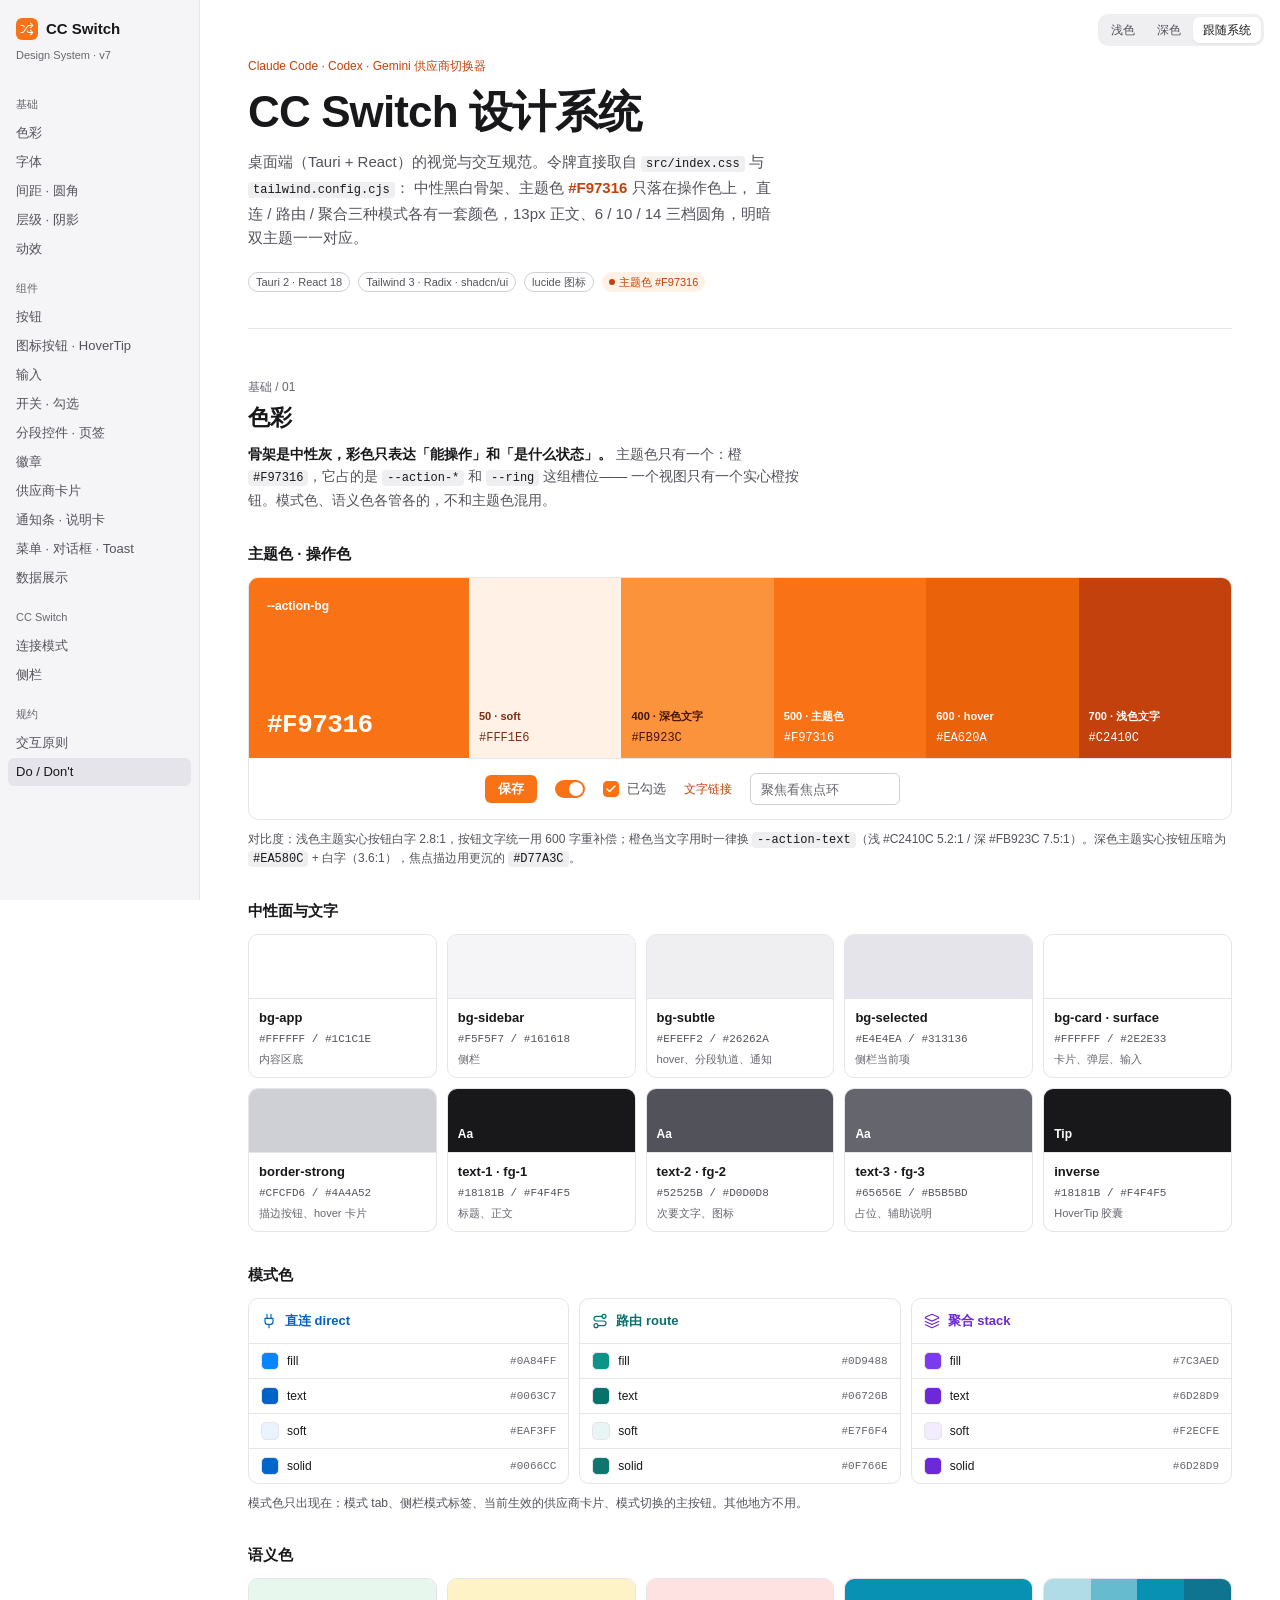
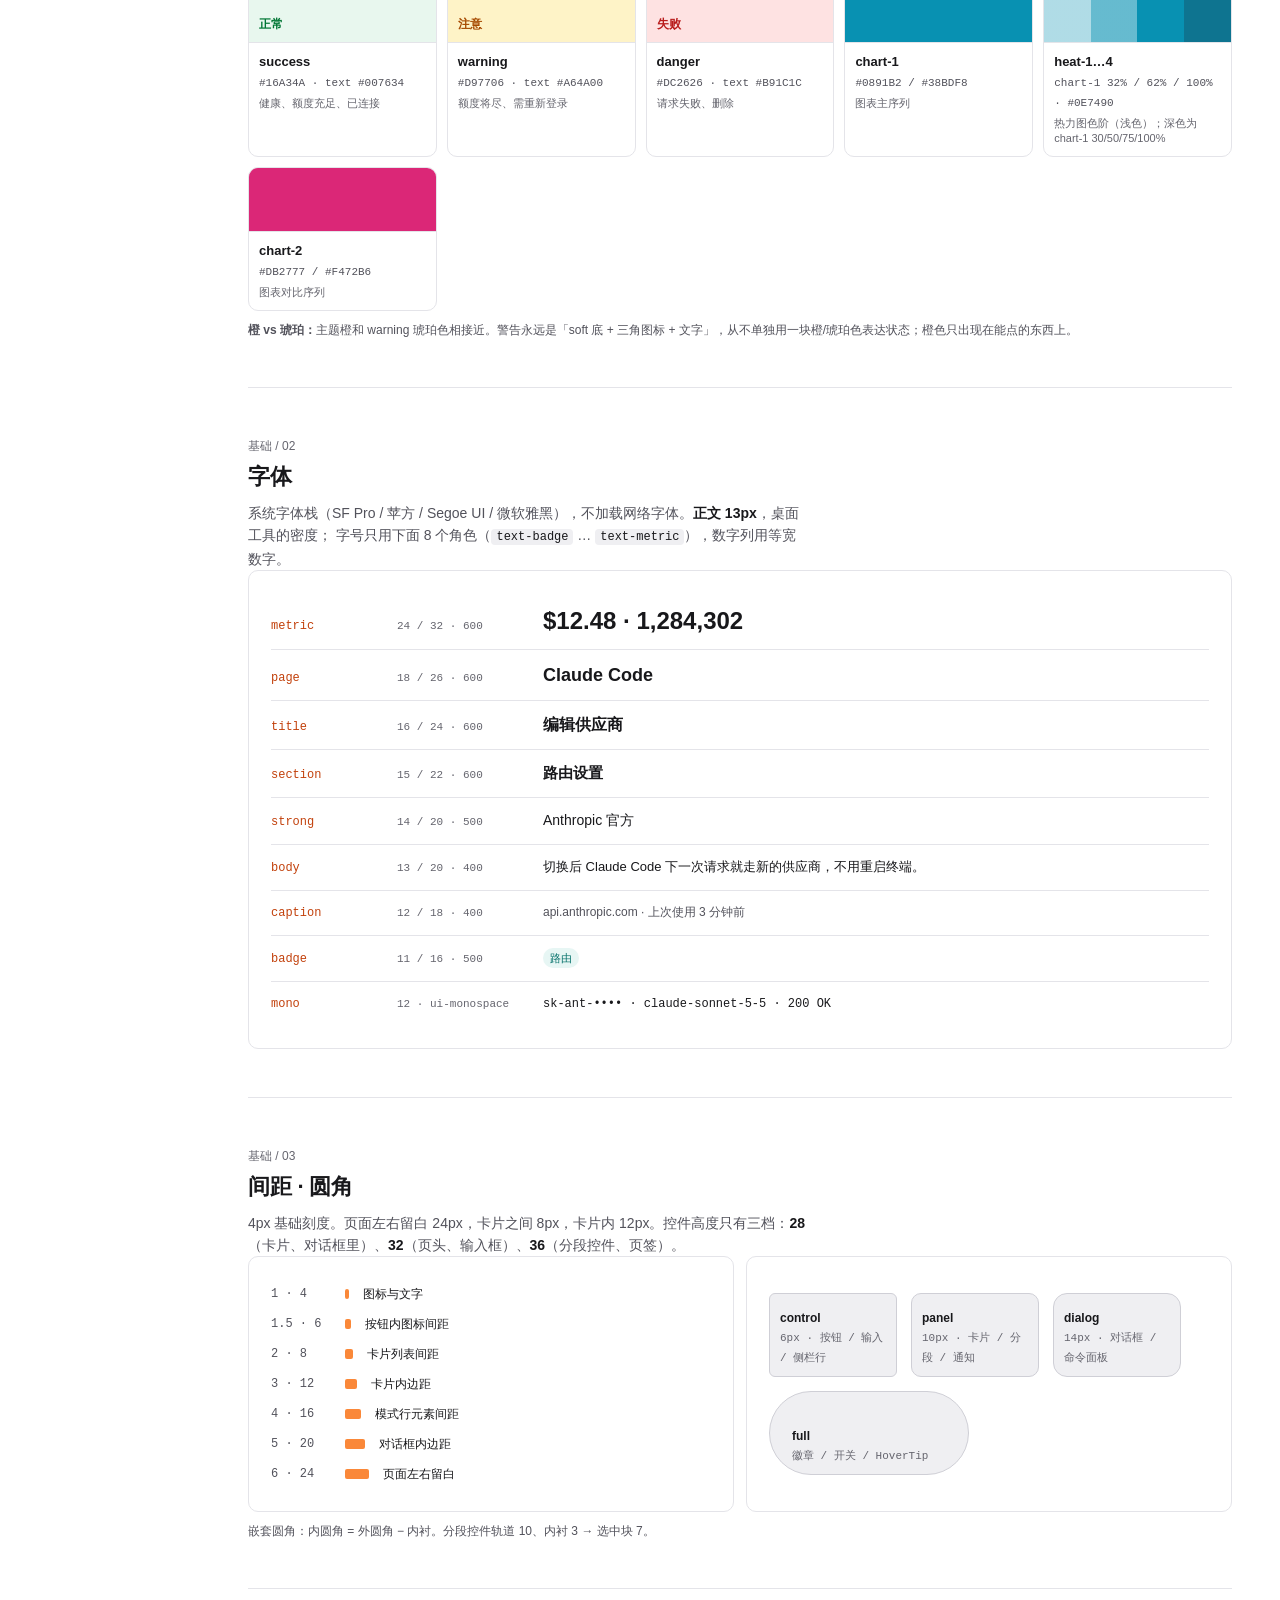
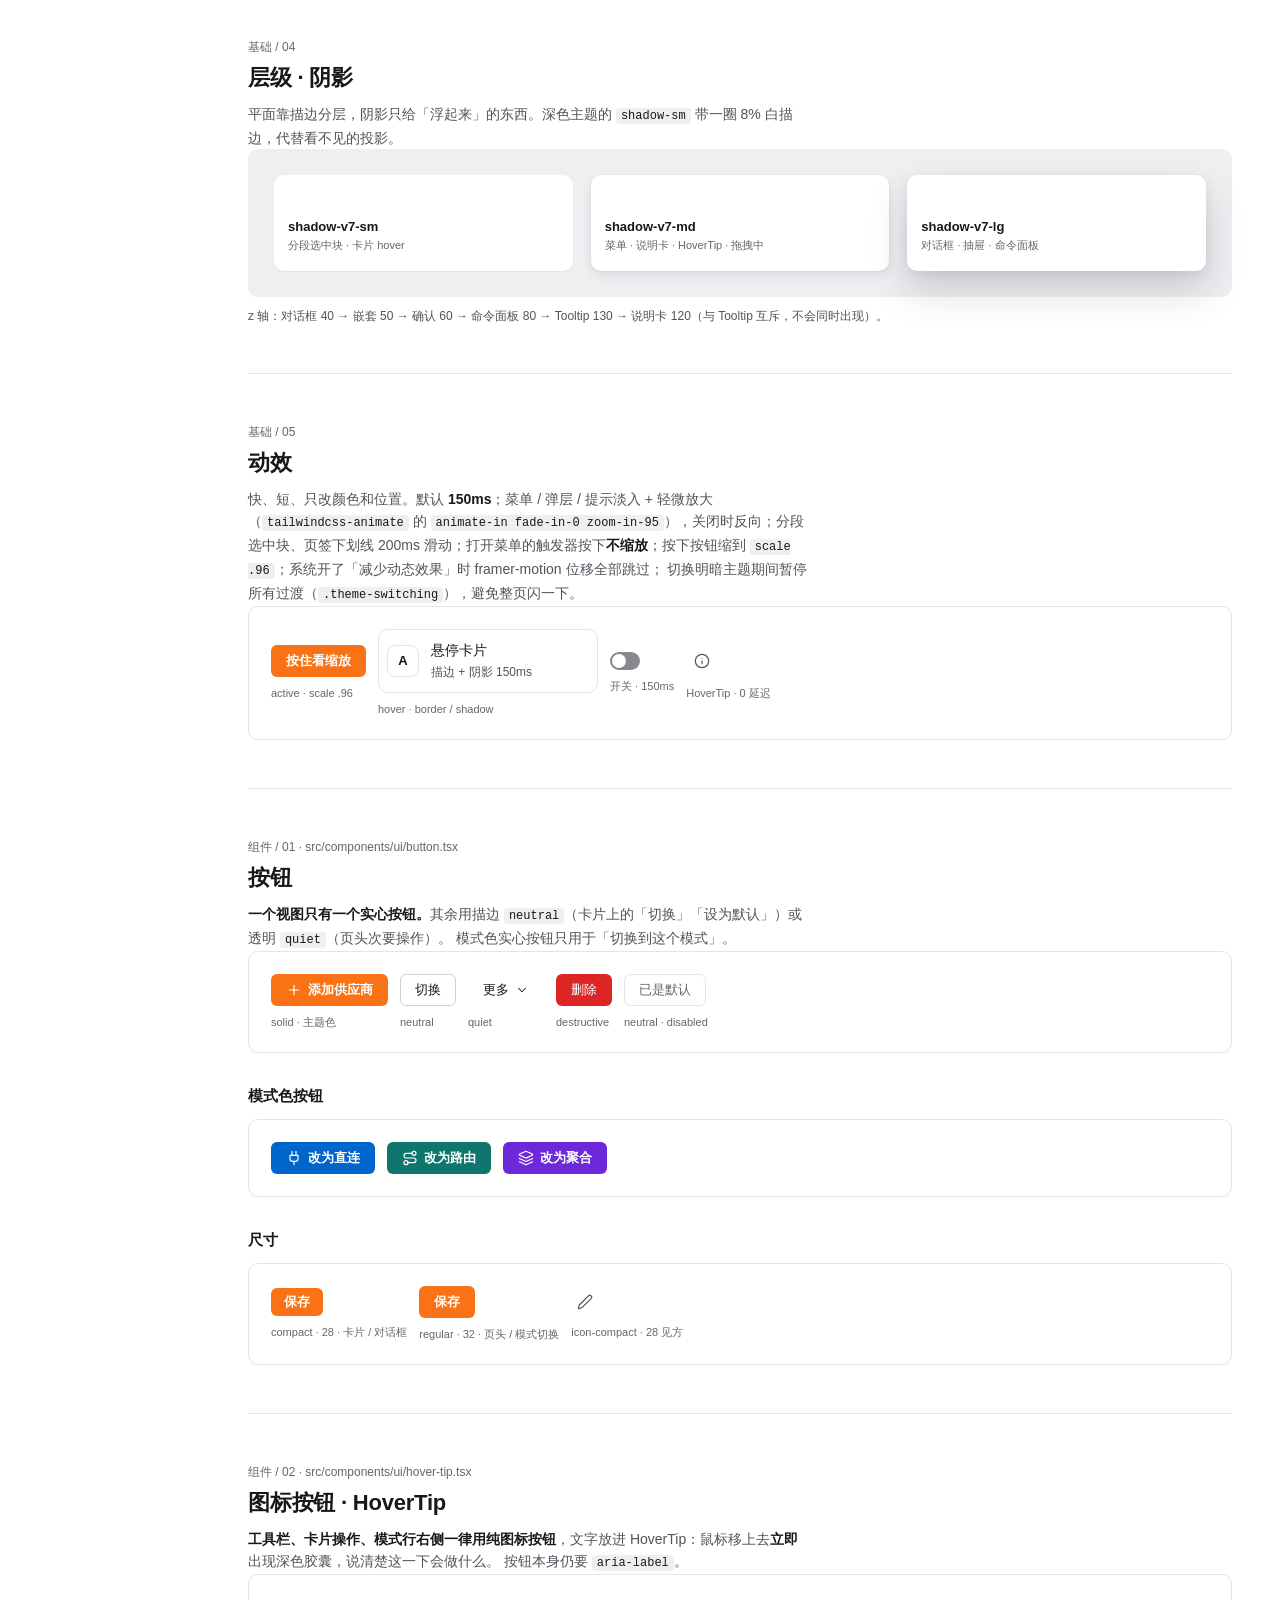
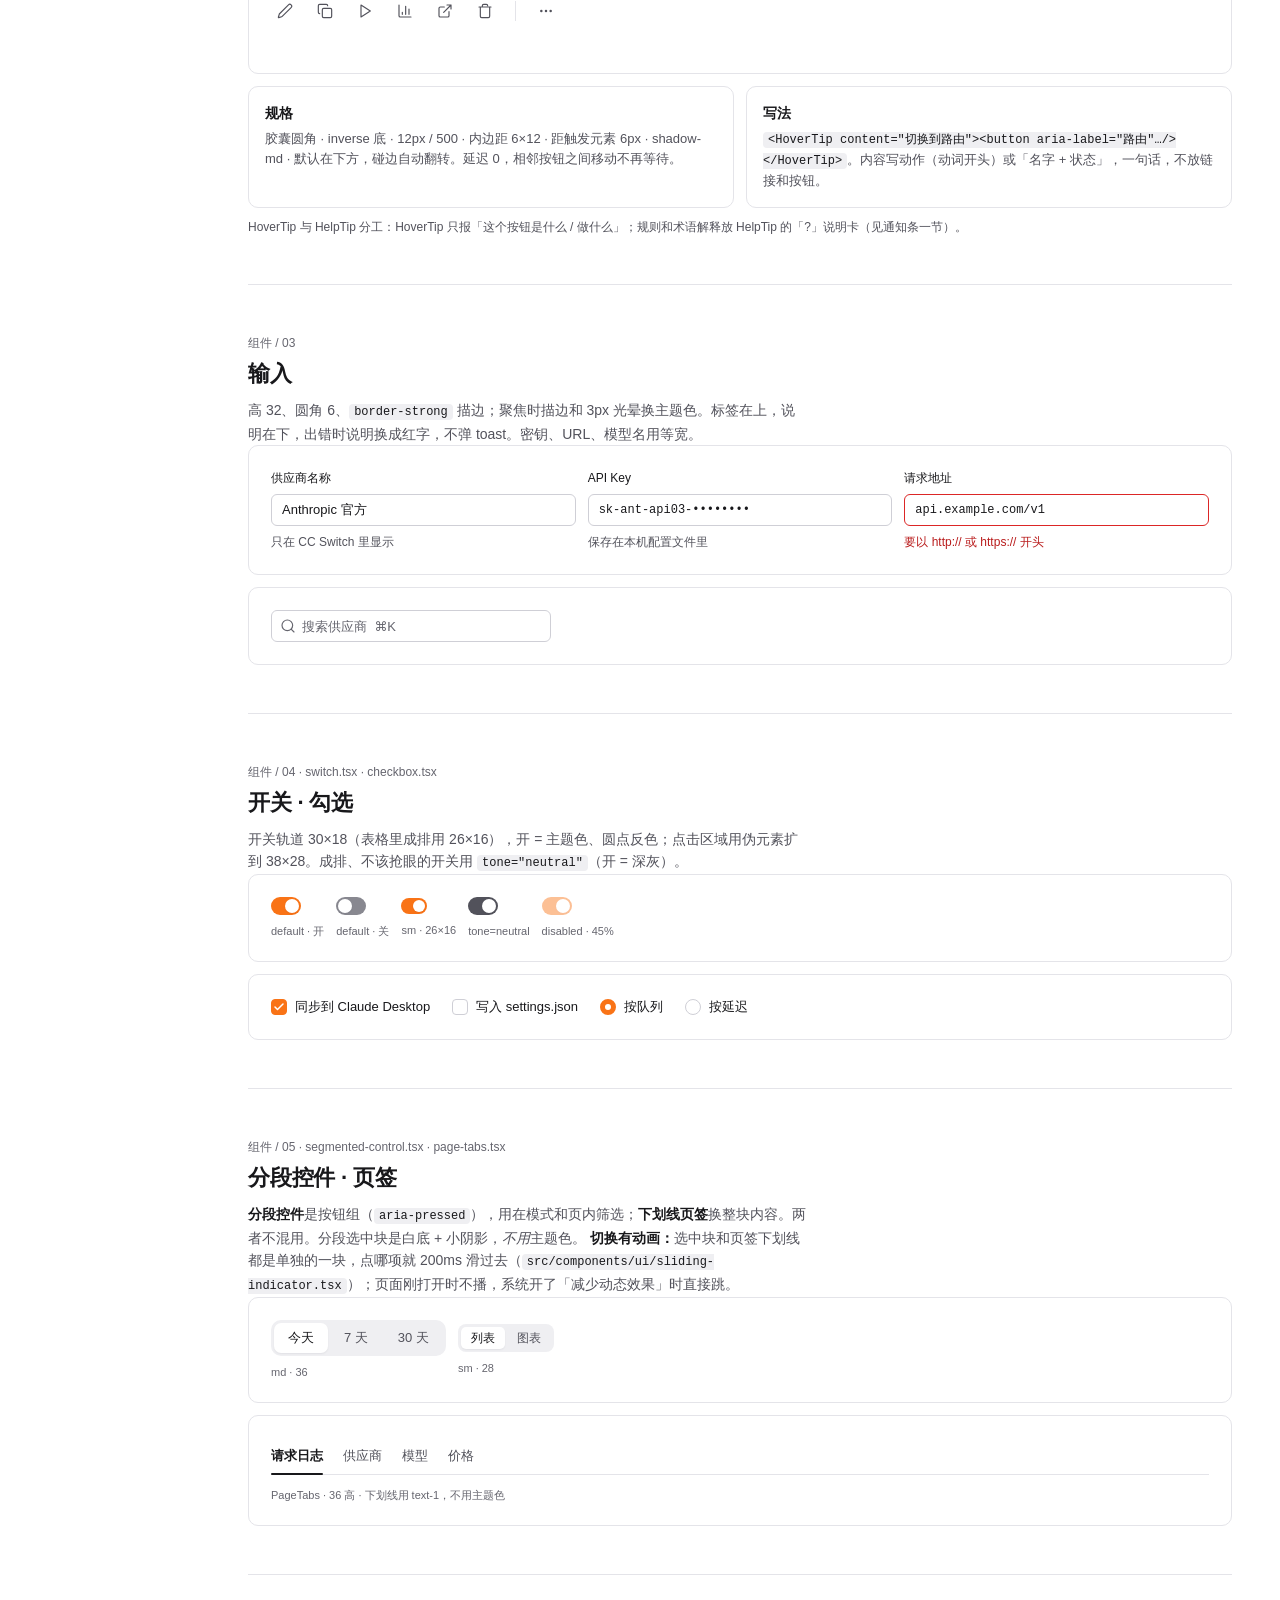
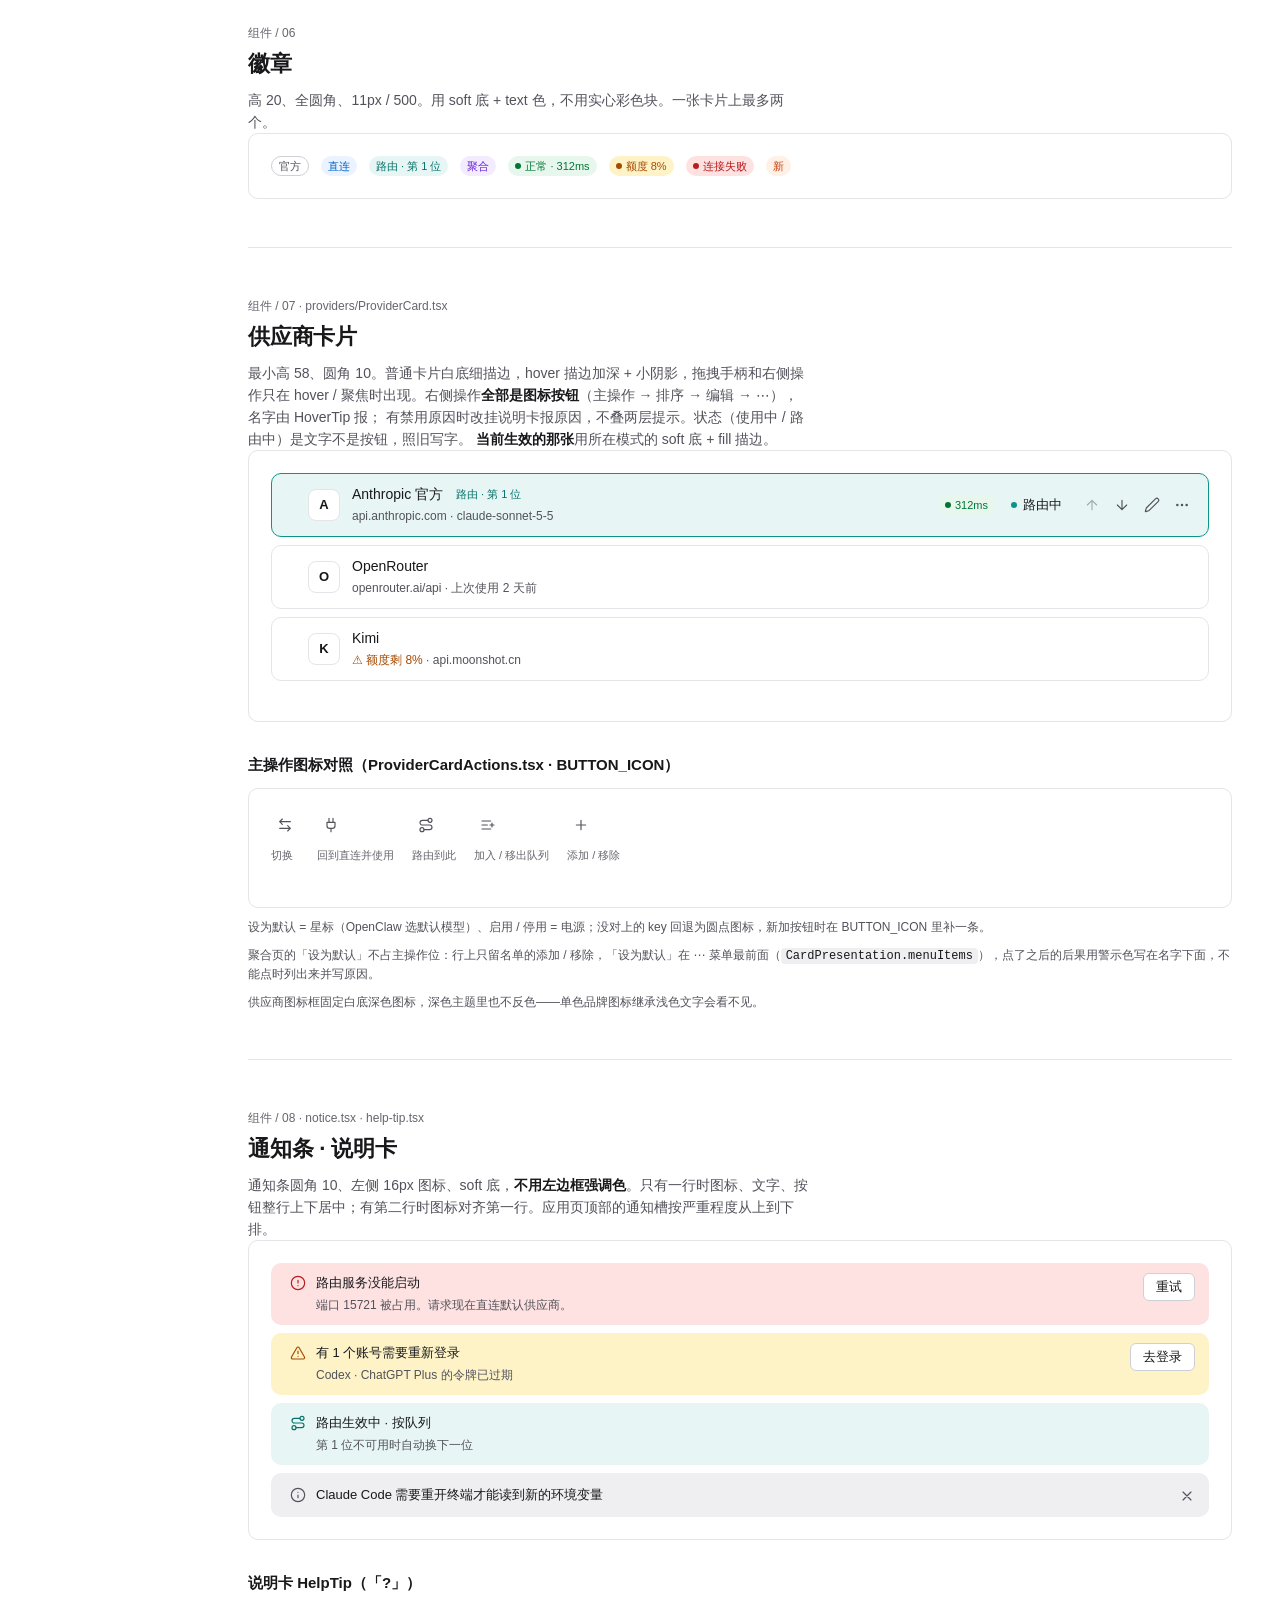
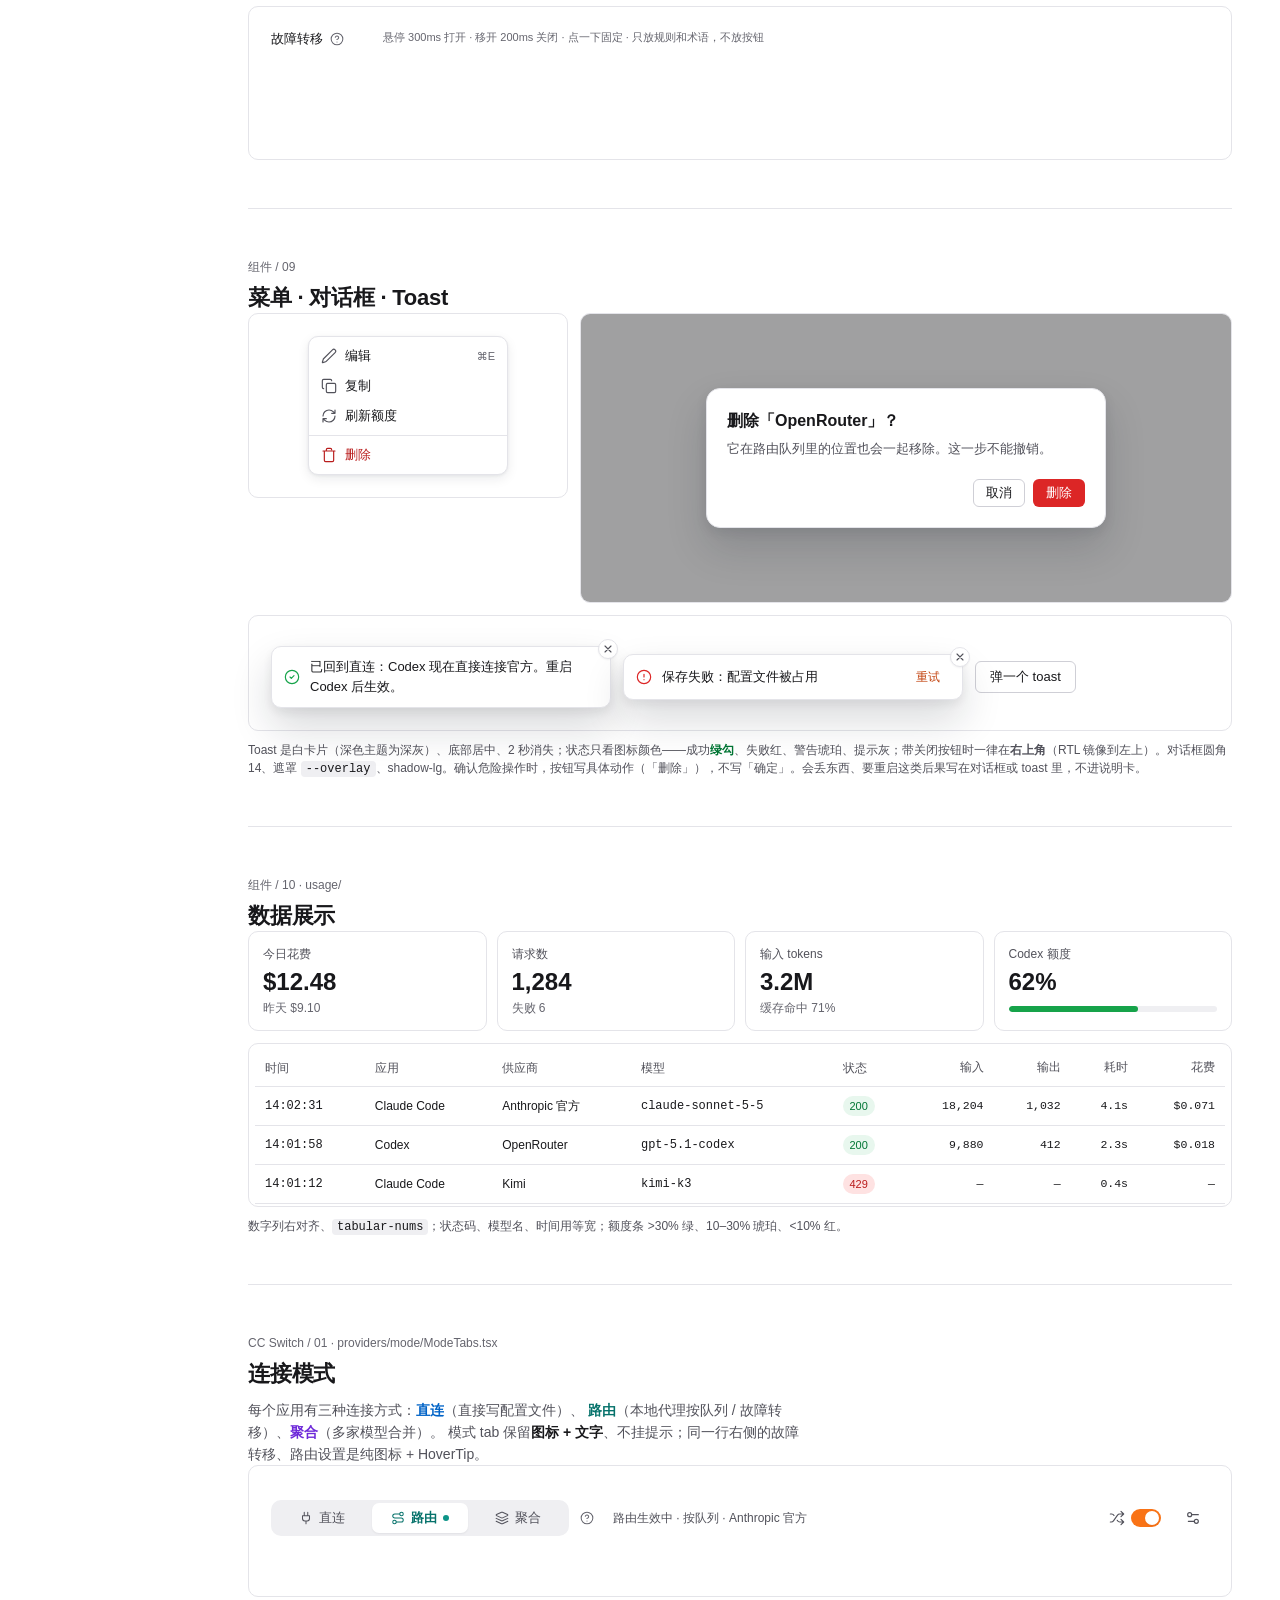
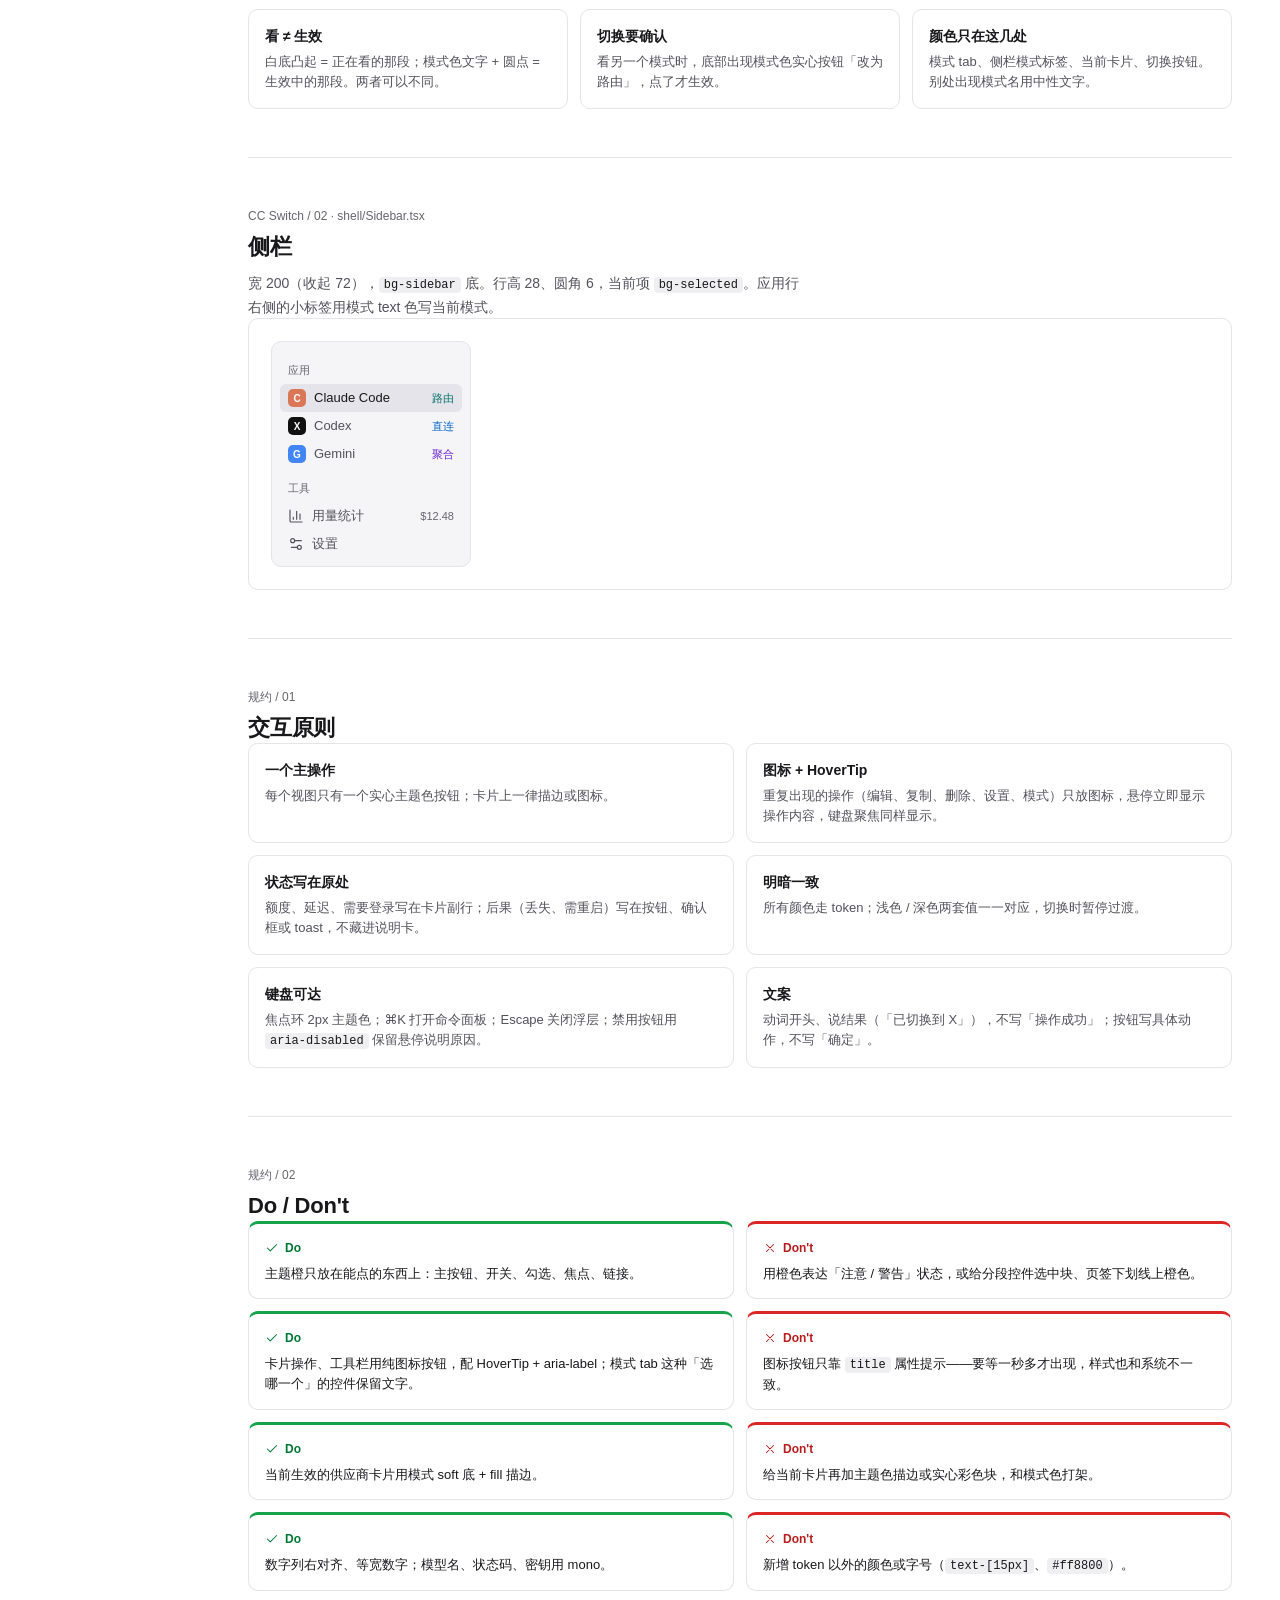
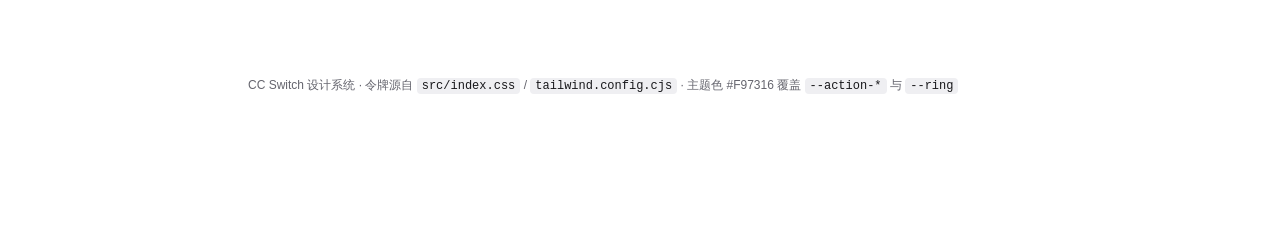
<file: docs/design-system.html>
<!doctype html>
<html lang="zh-CN">
<head>
<meta charset="utf-8">
<title>CC Switch 设计系统</title>
<meta name="viewport" content="width=device-width, initial-scale=1">
<style>
  /* ============================================================
     CC Switch Design System — v7
     令牌对齐 src/index.css（:root / .dark）与 tailwind.config.cjs。
     主题色 #F97316 只覆盖 --action-* 与 --ring（index.css 注释约定的主题色槽位）。
     ============================================================ */
  :root {
    /* 主题色（操作色）——实心按钮、开关的开、勾选框、焦点环、链接 */
    --action-bg: #f97316;
    --action-hover: #ea620a;
    --action-fg: #ffffff;
    --action-text: #c2410c;   /* 橙色当文字用（链接、选中文字）时用深一档，对白底 5.2:1 */
    --action-soft: #fff1e6;
    --ring: #f97316;

    /* 中性面（v7 tokens） */
    --bg-app: #ffffff;
    --bg-sidebar: #f5f5f7;
    --bg-subtle: #efeff2;
    --bg-selected: #e4e4ea;
    --bg-card: #ffffff;
    --border: #e4e4e9;
    --border-strong: #cfcfd6;
    --text-1: #18181b;
    --text-2: #52525b;
    --text-3: #65656e;
    --inverse-bg: #18181b;
    --inverse-fg: #ffffff;
    --overlay: rgba(9, 9, 11, .36);
    --control-off: #888890;

    /* 模式色：直连 / 路由 / 聚合 */
    --direct-fill: #0a84ff; --direct-text: #0063c7; --direct-soft: #eaf3ff; --direct-solid: #0066cc; --direct-on: #ffffff;
    --route-fill: #0d9488; --route-text: #06726b; --route-soft: #e7f6f4; --route-solid: #0f766e; --route-on: #ffffff;
    --stack-fill: #7c3aed; --stack-text: #6d28d9; --stack-soft: #f2ecfe; --stack-solid: #6d28d9; --stack-on: #ffffff;

    /* 语义色 */
    --success: #16a34a; --success-text: #007634; --success-soft: #e8f7ee;
    --warning: #d97706; --warning-text: #a64a00; --warning-soft: #fef3c7;
    --danger: #dc2626;  --danger-text: #b91c1c;  --danger-soft: #fee2e2;
    --chart-1: #0891b2; --chart-2: #db2777; --chart-grid: #ececf0;

    --shadow-sm: 0 1px 2px rgba(16, 24, 40, .06);
    --shadow-md: 0 4px 12px rgba(16, 24, 40, .08), 0 1px 3px rgba(16, 24, 40, .06);
    --shadow-lg: 0 20px 40px rgba(16, 24, 40, .16), 0 4px 12px rgba(16, 24, 40, .08);

    --r-control: 6px;
    --r-panel: 10px;
    --r-dialog: 14px;

    --font-sans: -apple-system, BlinkMacSystemFont, "SF Pro Text", "PingFang SC", "Hiragino Sans GB",
      "Segoe UI Variable Text", "Segoe UI", "Microsoft YaHei UI", "Microsoft YaHei", Roboto, "Helvetica Neue", Arial, system-ui, sans-serif;
    --font-mono: ui-monospace, SFMono-Regular, "SF Mono", Consolas, "Liberation Mono", Menlo, monospace;

    --dur: 150ms;
    --ease: cubic-bezier(.4, 0, .2, 1);
  }

  @media (prefers-color-scheme: dark) {
    :root:not([data-theme="light"]) {
      --action-bg: #ea580c; --action-hover: #f06d1f; --action-fg: #ffffff; --action-text: #fb923c; --action-soft: rgba(249, 115, 21, 0.12); --ring: #d77a3c;
      --bg-app: #1c1c1e; --bg-sidebar: #161618; --bg-subtle: #26262a; --bg-selected: #313136; --bg-card: #2e2e33;
      --border: #3e3e45; --border-strong: #4a4a52;
      --text-1: #e4e4e7; --text-2: #ababb3; --text-3: #9a9aa2;
      --inverse-bg: #f4f4f5; --inverse-fg: #18181b; --overlay: rgba(0, 0, 0, .55); --control-off: #6f6f77;
      --direct-fill: #4a8fd9; --direct-text: #8fb8e6; --direct-soft: rgba(74, 143, 217, 0.12); --direct-solid: #2f6db3; --direct-on: #ffffff;
      --route-fill: #2a9d8f; --route-text: #7cc4ba; --route-soft: rgba(42, 157, 143, 0.12); --route-solid: #1f7d72; --route-on: #ffffff;
      --stack-fill: #8b74d6; --stack-text: #b5a6e3; --stack-soft: rgba(139, 116, 214, 0.12); --stack-solid: #6a52bf; --stack-on: #ffffff;
      --success: #4ade80; --success-text: #4ade80; --success-soft: #0f2b1a;
      --warning: #fbbf24; --warning-text: #fcd34d; --warning-soft: #33260a;
      --danger: #f87171;  --danger-text: #fca5a5;  --danger-soft: #3a1414;
      --chart-1: #38bdf8; --chart-2: #f472b6; --chart-grid: #2c2c31;
      --shadow-sm: 0 0 0 1px rgba(255, 255, 255, .08), 0 1px 2px rgba(0, 0, 0, .4);
      --shadow-md: 0 4px 12px rgba(0, 0, 0, .45), 0 1px 3px rgba(0, 0, 0, .4);
      --shadow-lg: 0 20px 40px rgba(0, 0, 0, .5), 0 4px 12px rgba(0, 0, 0, .4);
    }
  }

  :root[data-theme="dark"] {
    --action-bg: #ea580c; --action-hover: #f06d1f; --action-fg: #ffffff; --action-text: #fb923c; --action-soft: rgba(249, 115, 21, 0.12); --ring: #d77a3c;
    --bg-app: #1c1c1e; --bg-sidebar: #161618; --bg-subtle: #26262a; --bg-selected: #313136; --bg-card: #2e2e33;
    --border: #3e3e45; --border-strong: #4a4a52;
    --text-1: #e4e4e7; --text-2: #ababb3; --text-3: #9a9aa2;
    --inverse-bg: #f4f4f5; --inverse-fg: #18181b; --overlay: rgba(0, 0, 0, .55); --control-off: #6f6f77;
    --direct-fill: #4a8fd9; --direct-text: #8fb8e6; --direct-soft: rgba(74, 143, 217, 0.12); --direct-solid: #2f6db3; --direct-on: #ffffff;
    --route-fill: #2a9d8f; --route-text: #7cc4ba; --route-soft: rgba(42, 157, 143, 0.12); --route-solid: #1f7d72; --route-on: #ffffff;
    --stack-fill: #8b74d6; --stack-text: #b5a6e3; --stack-soft: rgba(139, 116, 214, 0.12); --stack-solid: #6a52bf; --stack-on: #ffffff;
    --success: #4ade80; --success-text: #4ade80; --success-soft: #0f2b1a;
    --warning: #fbbf24; --warning-text: #fcd34d; --warning-soft: #33260a;
    --danger: #f87171;  --danger-text: #fca5a5;  --danger-soft: #3a1414;
    --chart-1: #38bdf8; --chart-2: #f472b6; --chart-grid: #2c2c31;
    --shadow-sm: 0 0 0 1px rgba(255, 255, 255, .08), 0 1px 2px rgba(0, 0, 0, .4);
    --shadow-md: 0 4px 12px rgba(0, 0, 0, .45), 0 1px 3px rgba(0, 0, 0, .4);
    --shadow-lg: 0 20px 40px rgba(0, 0, 0, .5), 0 4px 12px rgba(0, 0, 0, .4);
  }

  * { box-sizing: border-box; }
  html { font-family: var(--font-sans); -webkit-font-smoothing: antialiased; }
  body { margin: 0; background: var(--bg-app); color: var(--text-1); font-size: 13px; line-height: 20px; }
  h1, h2, h3 { margin: 0; color: var(--text-1); text-wrap: balance; }
  p { margin: 0; }
  code, .mono { font-family: var(--font-mono); font-size: 12px; }
  code { background: var(--bg-subtle); border-radius: 4px; padding: 1px 5px; color: var(--text-1); }
  a { color: var(--action-text); text-decoration: none; }
  a:hover { text-decoration: underline; text-underline-offset: 3px; }
  :focus-visible { outline: 2px solid var(--ring); outline-offset: 2px; }
  svg.i { width: 16px; height: 16px; fill: none; stroke: currentColor; stroke-width: 1.75; stroke-linecap: round; stroke-linejoin: round; flex-shrink: 0; }
  svg.i.sm { width: 14px; height: 14px; }

  /* ---------- 外壳：照 app 的侧栏 200 + 内容 ---------- */
  .shell { display: grid; grid-template-columns: 200px minmax(0, 1fr); min-height: 100vh; }
  .rail {
    position: sticky; top: 0; align-self: start; height: 100vh; overflow-y: auto;
    background: var(--bg-sidebar); border-right: 1px solid var(--border);
    padding: 18px 8px 24px; display: flex; flex-direction: column; gap: 1px;
  }
  .brand { display: flex; align-items: center; gap: 8px; padding: 0 8px 4px; font-size: 15px; font-weight: 600; }
  .brand .logo { width: 22px; height: 22px; border-radius: 6px; background: var(--action-bg); color: var(--action-fg); display: grid; place-items: center; }
  .rail .tag { padding: 0 8px 14px; font-size: 11px; color: var(--text-3); }
  .rail .grp { padding: 14px 8px 4px; font-size: 11px; font-weight: 500; color: var(--text-3); }
  .rail a {
    display: flex; align-items: center; height: 28px; padding: 0 8px; border-radius: var(--r-control);
    color: var(--text-2); font-size: 13px; transition: background-color var(--dur), color var(--dur);
  }
  .rail a:hover { background: var(--bg-subtle); color: var(--text-1); text-decoration: none; }
  .rail a.on { background: var(--bg-selected); color: var(--text-1); font-weight: 500; }

  .content { min-width: 0; padding: 0 48px 120px; }
  .content > * { max-width: 1040px; }

  .themetoggle {
    position: fixed; top: 14px; right: 16px; z-index: 50;
    display: inline-flex; padding: 3px; gap: 2px; border-radius: 10px; background: var(--bg-subtle);
  }
  .themetoggle button {
    height: 26px; padding: 0 10px; border: 0; border-radius: 7px; background: transparent;
    color: var(--text-2); font: 500 12px var(--font-sans); cursor: pointer;
  }
  .themetoggle button.on { background: var(--bg-card); color: var(--text-1); box-shadow: var(--shadow-sm); }

  .masthead { padding: 56px 0 36px; border-bottom: 1px solid var(--border); }
  .eyebrow { font-size: 12px; font-weight: 500; color: var(--action-text); }
  .masthead h1 { font-size: clamp(30px, 4.4vw, 44px); line-height: 1.1; letter-spacing: -.02em; margin: 12px 0 14px; font-weight: 700; }
  .masthead p { max-width: 64ch; font-size: 15px; line-height: 24px; color: var(--text-2); }
  .meta { display: flex; flex-wrap: wrap; gap: 8px; margin-top: 22px; }

  section { padding: 48px 0; border-bottom: 1px solid var(--border); scroll-margin-top: 8px; }
  .kicker { font-size: 12px; color: var(--text-3); margin-bottom: 6px; }
  section h2 { font-size: 22px; line-height: 30px; font-weight: 600; letter-spacing: -.01em; }
  .lede { max-width: 72ch; margin-top: 10px; font-size: 14px; line-height: 22px; color: var(--text-2); }
  .lede strong { color: var(--text-1); }
  h3.sub { font-size: 15px; line-height: 22px; font-weight: 600; margin: 32px 0 12px; }
  .note { font-size: 12px; line-height: 18px; color: var(--text-2); margin-top: 10px; }

  /* 展示框 */
  .stage {
    border: 1px solid var(--border); border-radius: var(--r-panel); background: var(--bg-card);
    padding: 22px; display: flex; flex-wrap: wrap; align-items: center; gap: 12px;
  }
  .stage.col { flex-direction: column; align-items: stretch; }
  .stage.app { background: var(--bg-app); }
  .grid2 { display: grid; grid-template-columns: repeat(2, minmax(0, 1fr)); gap: 12px; }
  .grid3 { display: grid; grid-template-columns: repeat(3, minmax(0, 1fr)); gap: 12px; }
  .cap { font-size: 11px; line-height: 16px; color: var(--text-3); }
  .spec { display: flex; flex-direction: column; gap: 8px; align-items: flex-start; }

  /* ---------- 色板 ---------- */
  .swatches { display: grid; grid-template-columns: repeat(auto-fill, minmax(168px, 1fr)); gap: 10px; }
  .sw { border: 1px solid var(--border); border-radius: var(--r-panel); overflow: hidden; background: var(--bg-card); }
  .sw .fill { height: 64px; border-bottom: 1px solid var(--border); display: flex; align-items: flex-end; padding: 8px 10px; font-size: 12px; font-weight: 600; }
  .sw .m { padding: 9px 10px 10px; }
  .sw .name { font-weight: 600; font-size: 13px; }
  .sw .val { font-family: var(--font-mono); font-size: 11px; color: var(--text-2); margin-top: 1px; }
  .sw .role { font-size: 11px; color: var(--text-3); margin-top: 3px; line-height: 15px; }

  .hero-swatch {
    display: grid; grid-template-columns: 220px minmax(0, 1fr); border: 1px solid var(--border);
    border-radius: var(--r-panel); overflow: hidden; background: var(--bg-card);
  }
  .hero-swatch .big { background: var(--action-bg); color: var(--action-fg); padding: 18px; display: flex; flex-direction: column; justify-content: space-between; min-height: 180px; }
  .hero-swatch .big .hex { font: 600 26px var(--font-mono); letter-spacing: -.02em; }
  .hero-swatch .scale { display: grid; grid-template-columns: repeat(5, 1fr); }
  .hero-swatch .scale div { padding: 10px; display: flex; flex-direction: column; justify-content: flex-end; font-size: 11px; gap: 2px; min-height: 90px; }
  .hero-swatch .uses { grid-column: 2; padding: 14px 16px; display: flex; flex-wrap: wrap; gap: 10px 18px; border-top: 1px solid var(--border); font-size: 12px; color: var(--text-2); align-items: center; }

  .modes3 { display: grid; grid-template-columns: repeat(3, 1fr); gap: 10px; }
  .modecol { border: 1px solid var(--border); border-radius: var(--r-panel); overflow: hidden; background: var(--bg-card); }
  .modecol .head { padding: 12px; display: flex; align-items: center; gap: 8px; font-weight: 600; }
  .modecol .row { display: flex; align-items: center; gap: 8px; padding: 7px 12px; border-top: 1px solid var(--border); font-size: 12px; }
  .modecol .row i { width: 18px; height: 18px; border-radius: 5px; border: 1px solid var(--border); }
  .modecol .row span:last-child { margin-left: auto; font-family: var(--font-mono); font-size: 11px; color: var(--text-3); }

  /* ---------- 字体 ---------- */
  .typerow { display: grid; grid-template-columns: 110px 130px minmax(0, 1fr); align-items: baseline; gap: 16px; padding: 12px 0; border-top: 1px solid var(--border); }
  .typerow:first-of-type { border-top: 0; }
  .typerow .tk { font-family: var(--font-mono); font-size: 12px; color: var(--action-text); }
  .typerow .sz { font-family: var(--font-mono); font-size: 11px; color: var(--text-3); }

  /* ---------- 间距 / 圆角 / 阴影 ---------- */
  .spacebar { display: flex; align-items: center; gap: 14px; padding: 5px 0; font-size: 12px; }
  .spacebar .bar { height: 10px; background: var(--action-bg); border-radius: 2px; opacity: .85; }
  .spacebar .k { width: 60px; font-family: var(--font-mono); color: var(--text-2); }
  .radii { display: flex; flex-wrap: wrap; gap: 14px; }
  .radius { width: 128px; height: 84px; border: 1.5px solid var(--border-strong); background: var(--bg-subtle); display: flex; flex-direction: column; justify-content: flex-end; padding: 8px 10px; font-size: 12px; }
  .radius b { font-weight: 600; }
  .radius span { font-family: var(--font-mono); font-size: 11px; color: var(--text-3); }
  .elev { display: grid; grid-template-columns: repeat(3, 1fr); gap: 18px; padding: 26px; background: var(--bg-subtle); border-radius: var(--r-panel); }
  .elev div { background: var(--bg-card); border-radius: var(--r-panel); padding: 18px 14px; min-height: 96px; display: flex; flex-direction: column; justify-content: flex-end; font-size: 12px; }
  .elev b { font-size: 13px; }

  /* ========== 组件（照 src/components/ui 的 class 还原） ========== */
  .btn {
    display: inline-flex; align-items: center; justify-content: center; gap: 6px; white-space: nowrap;
    height: 32px; padding: 0 14px; border-radius: var(--r-control); border: 1px solid transparent;
    font: 500 13px/20px var(--font-sans); cursor: pointer; background: transparent; color: var(--text-1);
    transition: background-color var(--dur), filter var(--dur), color var(--dur), scale var(--dur);
  }
  .btn:active { scale: .96; }
  .btn.compact { height: 28px; padding: 0 12px; }
  .btn.solid { background: var(--action-bg); color: var(--action-fg); font-weight: 600; }
  .btn.solid:hover { background: var(--action-hover); }
  .btn.neutral { border-color: var(--border-strong); background: var(--bg-card); }
  .btn.neutral:hover { background: var(--bg-subtle); }
  .btn.neutral[disabled] { border-color: var(--border); background: transparent; color: var(--text-3); cursor: not-allowed; scale: 1; }
  .btn.quiet:hover { background: var(--bg-subtle); }
  .btn.danger { background: var(--danger); color: #fff; }
  .btn.danger:hover { filter: brightness(1.1); }
  .btn.direct { background: var(--direct-solid); color: var(--direct-on); font-weight: 600; }
  .btn.route { background: var(--route-solid); color: var(--route-on); font-weight: 600; }
  .btn.stack { background: var(--stack-solid); color: var(--stack-on); font-weight: 600; }
  .btn.direct:hover, .btn.route:hover, .btn.stack:hover { filter: brightness(1.1); }
  .btn.icon { width: 28px; height: 28px; padding: 0; color: var(--text-2); }
  .btn.icon:hover { background: var(--bg-subtle); color: var(--text-1); }
  .btn.icon.lg { width: 32px; height: 32px; }

  /* HoverTip：悬停立即出现的深色胶囊（src/components/ui/hover-tip.tsx） */
  [data-tip] { position: relative; }
  [data-tip]::after {
    content: attr(data-tip); position: absolute; left: 50%; top: calc(100% + 6px); translate: -50% 0;
    z-index: 30; pointer-events: none; white-space: nowrap;
    padding: 6px 12px; border-radius: 9999px; background: var(--inverse-bg); color: var(--inverse-fg);
    font: 500 12px/18px var(--font-sans); box-shadow: var(--shadow-md);
    opacity: 0; transition: opacity 80ms;
  }
  [data-tip]:hover::after, [data-tip]:focus-visible::after { opacity: 1; }
  [data-tip-side="top"]::after { top: auto; bottom: calc(100% + 6px); }

  /* 输入 */
  .field { display: flex; flex-direction: column; gap: 6px; min-width: 220px; flex: 1; }
  .field label { font-size: 12px; font-weight: 500; color: var(--text-1); }
  .field .hint { font-size: 12px; color: var(--text-2); }
  .field .err { font-size: 12px; color: var(--danger-text); }
  .input {
    height: 32px; width: 100%; padding: 0 10px; border: 1px solid var(--border-strong); border-radius: var(--r-control);
    background: var(--bg-card); color: var(--text-1); font: 13px var(--font-sans); outline: none;
    transition: border-color var(--dur), box-shadow var(--dur);
  }
  .input::placeholder { color: var(--text-3); }
  .input:focus { border-color: var(--ring); box-shadow: 0 0 0 3px color-mix(in srgb, var(--ring) 22%, transparent); }
  .input.invalid { border-color: var(--danger); }
  .input.mono { font-family: var(--font-mono); font-size: 12px; }
  .inputwrap { position: relative; }
  .inputwrap svg { position: absolute; left: 9px; top: 8px; color: var(--text-3); }
  .inputwrap .input { padding-left: 30px; }

  /* 开关 30×18 / 26×16 */
  .switch {
    position: relative; width: 30px; height: 18px; border-radius: 9999px; border: 0; padding: 0; cursor: pointer;
    background: var(--control-off); transition: background-color var(--dur);
  }
  .switch::before { content: ""; position: absolute; inset: -5px -4px; }
  .switch i { position: absolute; top: 2px; left: 2px; width: 14px; height: 14px; border-radius: 50%; background: #fff; box-shadow: var(--shadow-sm); transition: transform var(--dur), background-color var(--dur); }
  .switch[aria-checked="true"] { background: var(--action-bg); }
  .switch[aria-checked="true"] i { transform: translateX(12px); background: var(--action-fg); }
  .switch.sm { width: 26px; height: 16px; }
  .switch.sm i { width: 12px; height: 12px; }
  .switch.sm[aria-checked="true"] i { transform: translateX(10px); }
  .switch.neutral[aria-checked="true"] { background: var(--text-2); }
  .switch.neutral[aria-checked="true"] i { background: var(--bg-card); }
  .switch[disabled] { opacity: .45; cursor: not-allowed; }

  .check { display: inline-flex; align-items: center; gap: 8px; cursor: pointer; font-size: 13px; }
  .check .box { width: 16px; height: 16px; border-radius: 4px; border: 1.5px solid var(--border-strong); background: var(--bg-card); display: grid; place-items: center; color: transparent; }
  .check.on .box { background: var(--action-bg); border-color: var(--action-bg); color: var(--action-fg); }
  .check .box svg { width: 12px; height: 12px; stroke-width: 3; }
  .radio .box { border-radius: 50%; }
  .radio.on .box { background: var(--bg-card); border: 5px solid var(--action-bg); }

  /* 分段控件 */
  .seg { position: relative; display: inline-flex; align-items: stretch; height: 36px; padding: 3px; gap: 2px; border-radius: 10px; background: var(--bg-subtle); }
  /* 选中块是单独一块滑块（sliding-indicator.tsx），切换时 200ms 滑过去 */
  .seg .thumb { position: absolute; left: 0; top: 0; border-radius: 7px; background: var(--bg-card); box-shadow: var(--shadow-sm); pointer-events: none; }
  .seg .thumb.anim { transition: transform 200ms var(--ease), width 200ms var(--ease); }
  .seg.sm .thumb { border-radius: 5px; }
  .seg button {
    display: inline-flex; align-items: center; justify-content: center; gap: 6px; padding: 0 14px; border: 0; border-radius: 7px;
    position: relative; background: transparent; color: var(--text-2); font: 500 13px var(--font-sans); cursor: pointer;
    transition: color var(--dur);
  }
  .seg button:hover { color: var(--text-1); }
  .seg button[aria-pressed="true"] { color: var(--text-1); }
  .seg.sm { height: 28px; border-radius: 8px; }
  .seg.sm button { padding: 0 10px; border-radius: 5px; font-size: 12px; }
  /* 模式 tab：图标 + 文字，最小宽 96，不挂提示 */
  .seg.modes button { min-width: 96px; padding: 0 16px; }
  .seg.modes button[aria-pressed="true"], .seg.modes button[class^="act-"] { font-weight: 600; }
  .seg.modes button .dot { width: 6px; height: 6px; border-radius: 50%; }
  .seg.modes button.act-direct { color: var(--direct-text); } .seg.modes .act-direct .dot { background: var(--direct-fill); }
  .seg.modes button.act-route { color: var(--route-text); }   .seg.modes .act-route .dot { background: var(--route-fill); }
  .seg.modes button.act-stack { color: var(--stack-text); }   .seg.modes .act-stack .dot { background: var(--stack-fill); }

  /* 下划线页签 */
  .ptabs { display: flex; gap: 20px; border-bottom: 1px solid var(--border); position: relative; }
  .ptabs button { height: 36px; border: 0; background: none; padding: 0; color: var(--text-2); font: 500 13px var(--font-sans); cursor: pointer; }
  .ptabs button:hover { color: var(--text-1); }
  .ptabs button.on { color: var(--text-1); font-weight: 600; }
  .ptabs .ul { position: absolute; bottom: -1px; height: 2px; background: var(--text-1); border-radius: 2px; transition: transform 200ms var(--ease), width 200ms var(--ease); }

  /* 徽章 / chip */
  .chip { display: inline-flex; align-items: center; gap: 4px; height: 20px; padding: 0 7px; border-radius: 9999px; font-size: 11px; line-height: 16px; font-weight: 500; white-space: nowrap; }
  .chip.outline { border: 1px solid var(--border-strong); color: var(--text-2); }
  .chip.direct { background: var(--direct-soft); color: var(--direct-text); }
  .chip.route { background: var(--route-soft); color: var(--route-text); }
  .chip.stack { background: var(--stack-soft); color: var(--stack-text); }
  .chip.success { background: var(--success-soft); color: var(--success-text); }
  .chip.warning { background: var(--warning-soft); color: var(--warning-text); }
  .chip.danger { background: var(--danger-soft); color: var(--danger-text); }
  .chip.action { background: var(--action-soft); color: var(--action-text); }
  .chip .d { width: 6px; height: 6px; border-radius: 50%; background: currentColor; }

  /* 供应商卡片 */
  .pcard {
    position: relative; display: flex; align-items: center; gap: 12px; min-height: 58px; padding: 10px 12px 10px 8px;
    border: 1px solid var(--border); border-radius: var(--r-panel); background: var(--bg-card);
    transition: border-color var(--dur), box-shadow var(--dur), background-color var(--dur);
  }
  .pcard:hover { border-color: var(--border-strong); box-shadow: var(--shadow-sm); }
  .pcard.t-direct { border-color: var(--direct-fill); background: var(--direct-soft); box-shadow: none; }
  .pcard.t-route { border-color: var(--route-fill); background: var(--route-soft); box-shadow: none; }
  .pcard.t-stack { border-color: var(--stack-fill); background: var(--stack-soft); box-shadow: none; }
  .pcard .grip { width: 16px; color: var(--text-3); opacity: 0; transition: opacity var(--dur); }
  .pcard:hover .grip { opacity: 1; }
  .pcard .logo { width: 32px; height: 32px; border-radius: 8px; border: 1px solid var(--border); background: #fff; color: #171717; display: grid; place-items: center; font-weight: 700; font-size: 13px; flex-shrink: 0; }
  .pcard .body { min-width: 0; flex: 1; }
  .pcard .name { display: flex; align-items: center; gap: 6px; font-weight: 500; font-size: 14px; }
  .pcard .sub { margin-top: 2px; font-size: 12px; color: var(--text-2); white-space: nowrap; overflow: hidden; text-overflow: ellipsis; }
  .pcard .acts { display: flex; align-items: center; gap: 2px; opacity: 0; transition: opacity var(--dur); }
  .pcard:hover .acts, .pcard:focus-within .acts { opacity: 1; }

  /* 通知条 */
  .notice { display: flex; align-items: flex-start; gap: 10px; border-radius: var(--r-panel); padding: 10px 14px 10px 19px; font-size: 13px; }
  .notice svg { margin-top: 2px; }
  .notice.one { align-items: center; min-height: 44px; }
  .notice.one > svg { margin-top: 0; }
  .notice .nclose { width: 24px; height: 24px; margin-right: -4px; color: var(--text-2); }
  .notice .t2 { margin-top: 2px; font-size: 12px; color: var(--text-2); }
  .notice .grow { flex: 1; min-width: 0; }
  .notice.neutral { background: var(--bg-subtle); } .notice.neutral svg { color: var(--text-2); }
  .notice.warning { background: var(--warning-soft); } .notice.warning svg { color: var(--warning-text); }
  .notice.danger { background: var(--danger-soft); } .notice.danger svg { color: var(--danger-text); }
  .notice.route { background: var(--route-soft); } .notice.route svg { color: var(--route-text); }
  .notice.stack { background: var(--stack-soft); } .notice.stack svg { color: var(--stack-text); }

  /* 说明卡 HelpTip */
  .helptip { position: relative; display: inline-flex; }
  .helptip > button { width: 20px; height: 20px; padding: 0; border: 0; border-radius: 50%; background: none; color: var(--text-3); display: grid; place-items: center; cursor: pointer; }
  .helptip > button:hover { background: var(--bg-subtle); color: var(--text-1); }
  .helptip .card {
    position: absolute; top: calc(100% + 6px); left: -8px; z-index: 30; width: max-content; max-width: 300px;
    border: 1px solid var(--border); border-radius: 8px; background: var(--bg-card); box-shadow: var(--shadow-md);
    padding: 9px 12px 10px; font-size: 12px; line-height: 18px; color: var(--text-1);
    opacity: 0; visibility: hidden; transition: opacity 120ms, visibility 0s 200ms;
  }
  .helptip .card b { display: block; margin-bottom: 2px; font-weight: 600; }
  .helptip:hover .card { opacity: 1; visibility: visible; transition: opacity 120ms 300ms, visibility 0s 300ms; }

  /* 菜单 / 对话框 / toast */
  .menu { width: 200px; padding: 4px; border: 1px solid var(--border); border-radius: var(--r-panel); background: var(--bg-card); box-shadow: var(--shadow-md); }
  .menu .it { display: flex; align-items: center; gap: 8px; height: 30px; padding: 0 8px; border-radius: var(--r-control); font-size: 13px; color: var(--text-1); cursor: pointer; }
  .menu .it svg { color: var(--text-2); }
  .menu .it:hover { background: var(--bg-subtle); }
  .menu .it.danger, .menu .it.danger svg { color: var(--danger-text); }
  .menu .sep { height: 1px; margin: 4px -4px; background: var(--border); }
  .menu .kbd { margin-left: auto; font-size: 11px; color: var(--text-3); }

  .dialog-demo { position: relative; height: 290px; border-radius: var(--r-panel); overflow: hidden; background: var(--bg-sidebar); border: 1px solid var(--border); }
  .dialog-demo .ov { position: absolute; inset: 0; background: var(--overlay); }
  .dialog {
    position: absolute; left: 50%; top: 50%; translate: -50% -50%; width: min(400px, 90%);
    border: 1px solid var(--border); border-radius: var(--r-dialog); background: var(--bg-card); box-shadow: var(--shadow-lg); padding: 20px;
  }
  .dialog h4 { margin: 0; font-size: 16px; line-height: 24px; font-weight: 600; }
  .dialog p { margin-top: 6px; color: var(--text-2); font-size: 13px; }
  .dialog .ft { display: flex; justify-content: flex-end; gap: 8px; margin-top: 20px; }

  /* Toast（sonner.tsx，unstyled 自己画）：白卡片 + 状态色图标，关闭按钮压在右上角 */
  .toast { position: relative; display: flex; align-items: center; gap: 10px; width: 340px; max-width: 100%; padding: 10px 14px 10px 12px; border: 1px solid var(--border); border-radius: var(--r-panel); background: var(--bg-card); color: var(--text-1); box-shadow: var(--shadow-lg); font-size: 13px; font-weight: 500; }
  .toast > svg { color: var(--success); }
  .toast.err > svg { color: var(--danger); }
  .toast .grow { flex: 1; }
  .toast .tclose { position: absolute; top: -8px; right: -8px; width: 20px; height: 20px; border-radius: 50%; border: 1px solid var(--border); padding: 0; display: grid; place-items: center; background: var(--bg-card); color: var(--text-2); box-shadow: var(--shadow-sm); cursor: pointer; }
  .toast .tclose:hover { color: var(--text-1); }
  .toast .tclose svg { width: 12px; height: 12px; stroke-width: 2.25; }
  .toast .tact { height: 24px; border: 0; border-radius: var(--r-control); background: none; color: var(--action-text); font: 500 12px var(--font-sans); cursor: pointer; padding: 0 8px; }
  .toast .tact:hover { background: var(--bg-subtle); }
  #toaster { position: fixed; bottom: 18px; left: 50%; translate: -50% 0; z-index: 60; display: flex; flex-direction: column; gap: 8px; }
  #toaster .toast { animation: tin 200ms var(--ease); }
  @keyframes tin { from { opacity: 0; transform: translateY(8px); } }

  /* app 局部复原：模式行 */
  .moderow { display: flex; align-items: center; gap: 16px; padding: 12px 0 4px; flex-wrap: wrap; }
  .moderow .status { flex: 1; min-width: 0; font-size: 12px; color: var(--text-2); white-space: nowrap; overflow: hidden; text-overflow: ellipsis; }
  .moderow label { display: flex; align-items: center; gap: 6px; color: var(--text-2); }

  /* 侧栏复原 */
  .side-demo { width: 200px; background: var(--bg-sidebar); border: 1px solid var(--border); border-radius: var(--r-panel); padding: 8px 0; }
  .side-demo .row { display: flex; align-items: center; gap: 8px; height: 28px; margin: 0 8px; padding: 0 8px; border-radius: var(--r-control); font-size: 13px; color: var(--text-2); }
  .side-demo .row.on { background: var(--bg-selected); color: var(--text-1); font-weight: 500; }
  .side-demo .row .g { width: 18px; height: 18px; border-radius: 5px; display: grid; place-items: center; font-size: 10px; font-weight: 700; color: #fff; }
  .side-demo .row .lab { margin-left: auto; font-size: 11px; font-weight: 500; }
  .side-demo .gh { padding: 10px 16px 4px; font-size: 11px; color: var(--text-3); }

  /* 数据 */
  .stats { display: grid; grid-template-columns: repeat(4, minmax(0, 1fr)); gap: 10px; }
  .stat { border: 1px solid var(--border); border-radius: var(--r-panel); padding: 12px 14px; background: var(--bg-card); }
  .stat .k { font-size: 12px; color: var(--text-2); }
  .stat .v { font-size: 24px; line-height: 32px; font-weight: 600; font-variant-numeric: tabular-nums; margin-top: 2px; }
  .stat .d { font-size: 12px; color: var(--text-3); font-variant-numeric: tabular-nums; }
  .quota { height: 6px; border-radius: 9999px; background: var(--bg-subtle); overflow: hidden; }
  .quota i { display: block; height: 100%; border-radius: inherit; }
  table.log { width: 100%; border-collapse: collapse; font-size: 12px; }
  table.log th { text-align: left; font-weight: 500; color: var(--text-2); padding: 8px 10px; border-bottom: 1px solid var(--border); white-space: nowrap; }
  table.log td { padding: 9px 10px; border-bottom: 1px solid var(--border); white-space: nowrap; }
  table.log tr:hover td { background: var(--bg-subtle); }
  table.log .num { text-align: right; font-variant-numeric: tabular-nums; font-family: var(--font-mono); font-size: 11.5px; }

  /* 规约 */
  .rules { display: grid; grid-template-columns: repeat(2, minmax(0, 1fr)); gap: 12px; }
  .rule { border: 1px solid var(--border); border-radius: var(--r-panel); padding: 16px; background: var(--bg-card); }
  .rule h4 { margin: 0 0 6px; font-size: 14px; }
  .rule p { color: var(--text-2); }
  .dd { display: grid; grid-template-columns: repeat(2, minmax(0, 1fr)); gap: 12px; }
  .dd .c { border-radius: var(--r-panel); padding: 14px 16px; border: 1px solid var(--border); background: var(--bg-card); }
  .dd .c .lbl { display: inline-flex; align-items: center; gap: 6px; font-weight: 600; font-size: 12px; margin-bottom: 6px; }
  .dd .do .lbl { color: var(--success-text); }
  .dd .dont .lbl { color: var(--danger-text); }
  .dd .do { border-top: 3px solid var(--success); }
  .dd .dont { border-top: 3px solid var(--danger); }

  @media (max-width: 860px) {
    .shell { grid-template-columns: 1fr; }
    .rail { display: none; }
    .content { padding: 0 16px 80px; }
    .grid2, .grid3, .rules, .dd, .modes3, .elev { grid-template-columns: 1fr; }
    .stats { grid-template-columns: repeat(2, minmax(0, 1fr)); }
    .hero-swatch { grid-template-columns: 1fr; }
    .hero-swatch .uses { grid-column: 1; }
    .typerow { grid-template-columns: 1fr; gap: 2px; }
    .stage { overflow-x: auto; }
  }
  @media (prefers-reduced-motion: reduce) {
    *, *::before, *::after { transition: none !important; animation: none !important; }
  }
</style>
</head>
<body>

<!-- 图标：lucide（与 app 同源） -->
<svg width="0" height="0" style="position:absolute" aria-hidden="true">
  <symbol id="plug" viewBox="0 0 24 24"><path d="M12 22v-5M9 8V2M15 8V2M18 8v5a4 4 0 0 1-4 4h-4a4 4 0 0 1-4-4V8Z"/></symbol>
  <symbol id="route" viewBox="0 0 24 24"><circle cx="6" cy="19" r="3"/><path d="M9 19h8.5a3.5 3.5 0 0 0 0-7h-11a3.5 3.5 0 0 1 0-7H15"/><circle cx="18" cy="5" r="3"/></symbol>
  <symbol id="layers" viewBox="0 0 24 24"><path d="M12.83 2.18a2 2 0 0 0-1.66 0L2.6 6.08a1 1 0 0 0 0 1.83l8.58 3.91a2 2 0 0 0 1.66 0l8.58-3.9a1 1 0 0 0 0-1.83Z"/><path d="m22 17.65-9.17 4.16a2 2 0 0 1-1.66 0L2 17.65"/><path d="m22 12.65-9.17 4.16a2 2 0 0 1-1.66 0L2 12.65"/></symbol>
  <symbol id="shuffle" viewBox="0 0 24 24"><path d="m18 14 4 4-4 4M18 2l4 4-4 4M2 18h1.4c1.3 0 2.5-.6 3.3-1.7l6.1-8.6c.7-1.1 2-1.7 3.3-1.7H22M2 6h1.9c1.5 0 2.9.9 3.6 2.2M22 18h-5.9c-1.3 0-2.6-.7-3.3-1.8l-.5-.8"/></symbol>
  <symbol id="settings2" viewBox="0 0 24 24"><path d="M20 7h-9M14 17H5"/><circle cx="17" cy="17" r="3"/><circle cx="7" cy="7" r="3"/></symbol>
  <symbol id="plus" viewBox="0 0 24 24"><path d="M5 12h14M12 5v14"/></symbol>
  <symbol id="pencil" viewBox="0 0 24 24"><path d="M21.17 6.81a1 1 0 0 0-3.99-3.99L3.84 16.17a2 2 0 0 0-.5.83l-1.32 4.35a.5.5 0 0 0 .62.62l4.35-1.32a2 2 0 0 0 .83-.5z"/></symbol>
  <symbol id="copy" viewBox="0 0 24 24"><rect x="8" y="8" width="14" height="14" rx="2"/><path d="M4 16c-1.1 0-2-.9-2-2V4c0-1.1.9-2 2-2h10c1.1 0 2 .9 2 2"/></symbol>
  <symbol id="trash" viewBox="0 0 24 24"><path d="M3 6h18M19 6v14c0 1-1 2-2 2H7c-1 0-2-1-2-2V6M8 6V4c0-1 1-2 2-2h4c1 0 2 1 2 2"/></symbol>
  <symbol id="more" viewBox="0 0 24 24"><circle cx="12" cy="12" r="1"/><circle cx="19" cy="12" r="1"/><circle cx="5" cy="12" r="1"/></symbol>
  <symbol id="info" viewBox="0 0 24 24"><circle cx="12" cy="12" r="10"/><path d="M12 16v-4M12 8h.01"/></symbol>
  <symbol id="alert" viewBox="0 0 24 24"><path d="m21.73 18-8-14a2 2 0 0 0-3.48 0l-8 14A2 2 0 0 0 4 21h16a2 2 0 0 0 1.73-3M12 9v4M12 17h.01"/></symbol>
  <symbol id="circle-alert" viewBox="0 0 24 24"><circle cx="12" cy="12" r="10"/><path d="M12 8v4M12 16h.01"/></symbol>
  <symbol id="help" viewBox="0 0 24 24"><circle cx="12" cy="12" r="10"/><path d="M9.09 9a3 3 0 0 1 5.83 1c0 2-3 3-3 3M12 17h.01"/></symbol>
  <symbol id="check" viewBox="0 0 24 24"><path d="M20 6 9 17l-5-5"/></symbol>
  <symbol id="check-circle" viewBox="0 0 24 24"><circle cx="12" cy="12" r="10"/><path d="m9 12 2 2 4-4"/></symbol>
  <symbol id="x" viewBox="0 0 24 24"><path d="M18 6 6 18M6 6l12 12"/></symbol>
  <symbol id="search" viewBox="0 0 24 24"><circle cx="11" cy="11" r="8"/><path d="m21 21-4.3-4.3"/></symbol>
  <symbol id="grip" viewBox="0 0 24 24"><circle cx="9" cy="12" r="1"/><circle cx="9" cy="5" r="1"/><circle cx="9" cy="19" r="1"/><circle cx="15" cy="12" r="1"/><circle cx="15" cy="5" r="1"/><circle cx="15" cy="19" r="1"/></symbol>
  <symbol id="chev-down" viewBox="0 0 24 24"><path d="m6 9 6 6 6-6"/></symbol>
  <symbol id="refresh" viewBox="0 0 24 24"><path d="M3 12a9 9 0 0 1 9-9 9.75 9.75 0 0 1 6.74 2.74L21 8M21 3v5h-5M21 12a9 9 0 0 1-9 9 9.75 9.75 0 0 1-6.74-2.74L3 16M8 16H3v5"/></symbol>
  <symbol id="external" viewBox="0 0 24 24"><path d="M15 3h6v6M10 14 21 3M18 13v6a2 2 0 0 1-2 2H5a2 2 0 0 1-2-2V8a2 2 0 0 1 2-2h6"/></symbol>
  <symbol id="play" viewBox="0 0 24 24"><path d="M6 3l14 9-14 9V3z"/></symbol>
  <symbol id="swap" viewBox="0 0 24 24"><path d="M8 3 4 7l4 4M4 7h16M16 21l4-4-4-4M20 17H4"/></symbol>
  <symbol id="list-plus" viewBox="0 0 24 24"><path d="M11 12H3M16 6H3M16 18H3M18 9v6M21 12h-6"/></symbol>
  <symbol id="arrow-up" viewBox="0 0 24 24"><path d="m5 12 7-7 7 7M12 19V5"/></symbol>
  <symbol id="arrow-down" viewBox="0 0 24 24"><path d="M12 5v14M19 12l-7 7-7-7"/></symbol>
  <symbol id="chart" viewBox="0 0 24 24"><path d="M3 3v16a2 2 0 0 0 2 2h16M18 17V9M13 17V5M8 17v-3"/></symbol>
</svg>

<div class="themetoggle" role="group" aria-label="主题">
  <button id="t-light" onclick="setTheme('light')">浅色</button>
  <button id="t-dark" onclick="setTheme('dark')">深色</button>
  <button id="t-system" class="on" onclick="setTheme('system')">跟随系统</button>
</div>

<div class="shell">
  <aside class="rail">
    <div class="brand"><span class="logo"><svg class="i sm"><use href="#shuffle"/></svg></span>CC Switch</div>
    <div class="tag">Design System · v7</div>
    <span class="grp">基础</span>
    <a href="#color">色彩</a>
    <a href="#type">字体</a>
    <a href="#space">间距 · 圆角</a>
    <a href="#elevation">层级 · 阴影</a>
    <a href="#motion">动效</a>
    <span class="grp">组件</span>
    <a href="#buttons">按钮</a>
    <a href="#hovertip">图标按钮 · HoverTip</a>
    <a href="#inputs">输入</a>
    <a href="#controls">开关 · 勾选</a>
    <a href="#segmented">分段控件 · 页签</a>
    <a href="#chips">徽章</a>
    <a href="#cards">供应商卡片</a>
    <a href="#notices">通知条 · 说明卡</a>
    <a href="#overlays">菜单 · 对话框 · Toast</a>
    <a href="#data">数据展示</a>
    <span class="grp">CC Switch</span>
    <a href="#modes">连接模式</a>
    <a href="#sidebar">侧栏</a>
    <span class="grp">规约</span>
    <a href="#principles">交互原则</a>
    <a href="#dodont">Do / Don't</a>
  </aside>

  <main class="content">
    <header class="masthead">
      <div class="eyebrow">Claude Code · Codex · Gemini 供应商切换器</div>
      <h1>CC Switch 设计系统</h1>
      <p>桌面端（Tauri + React）的视觉与交互规范。令牌直接取自 <code>src/index.css</code> 与 <code>tailwind.config.cjs</code>：
        中性黑白骨架、主题色 <strong style="color:var(--action-text)">#F97316</strong> 只落在操作色上，
        直连 / 路由 / 聚合三种模式各有一套颜色，13px 正文、6 / 10 / 14 三档圆角，明暗双主题一一对应。</p>
      <div class="meta">
        <span class="chip outline">Tauri 2 · React 18</span>
        <span class="chip outline">Tailwind 3 · Radix · shadcn/ui</span>
        <span class="chip outline">lucide 图标</span>
        <span class="chip action"><span class="d"></span>主题色 #F97316</span>
      </div>
    </header>

    <!-- ================= 色彩 ================= -->
    <section id="color">
      <div class="kicker">基础 / 01</div>
      <h2>色彩</h2>
      <p class="lede"><strong>骨架是中性灰，彩色只表达「能操作」和「是什么状态」。</strong>
        主题色只有一个：橙 <code>#F97316</code>，它占的是 <code>--action-*</code> 和 <code>--ring</code> 这组槽位——
        一个视图只有一个实心橙按钮。模式色、语义色各管各的，不和主题色混用。</p>

      <h3 class="sub">主题色 · 操作色</h3>
      <div class="hero-swatch">
        <div class="big">
          <span style="font-size:12px;font-weight:600">--action-bg</span>
          <span class="hex">#F97316</span>
        </div>
        <div class="scale">
          <div style="background:#fff1e6;color:#7c2d12"><b>50 · soft</b><span class="mono">#FFF1E6</span></div>
          <div style="background:#fb923c;color:#431407"><b>400 · 深色文字</b><span class="mono">#FB923C</span></div>
          <div style="background:#f97316;color:#fff"><b>500 · 主题色</b><span class="mono">#F97316</span></div>
          <div style="background:#ea620a;color:#fff"><b>600 · hover</b><span class="mono">#EA620A</span></div>
          <div style="background:#c2410c;color:#fff"><b>700 · 浅色文字</b><span class="mono">#C2410C</span></div>
        </div>
        <div class="uses">
          <button class="btn solid compact">保存</button>
          <button class="switch" role="switch" aria-checked="true" aria-label="示例开关"><i></i></button>
          <span class="check on"><span class="box"><svg class="i"><use href="#check"/></svg></span>已勾选</span>
          <a href="#color">文字链接</a>
          <input class="input" style="width:150px" placeholder="聚焦看焦点环">
        </div>
      </div>
      <p class="note">对比度：浅色主题实心按钮白字 2.8:1，按钮文字统一用 600 字重补偿；橙色当文字用时一律换 <code>--action-text</code>（浅 #C2410C 5.2:1 / 深 #FB923C 7.5:1）。深色主题实心按钮压暗为 <code>#EA580C</code> + 白字（3.6:1），焦点描边用更沉的 <code>#D77A3C</code>。</p>

      <h3 class="sub">中性面与文字</h3>
      <div class="swatches">
        <div class="sw"><div class="fill" style="background:var(--bg-app)"></div><div class="m"><div class="name">bg-app</div><div class="val">#FFFFFF / #1C1C1E</div><div class="role">内容区底</div></div></div>
        <div class="sw"><div class="fill" style="background:var(--bg-sidebar)"></div><div class="m"><div class="name">bg-sidebar</div><div class="val">#F5F5F7 / #161618</div><div class="role">侧栏</div></div></div>
        <div class="sw"><div class="fill" style="background:var(--bg-subtle)"></div><div class="m"><div class="name">bg-subtle</div><div class="val">#EFEFF2 / #26262A</div><div class="role">hover、分段轨道、通知</div></div></div>
        <div class="sw"><div class="fill" style="background:var(--bg-selected)"></div><div class="m"><div class="name">bg-selected</div><div class="val">#E4E4EA / #313136</div><div class="role">侧栏当前项</div></div></div>
        <div class="sw"><div class="fill" style="background:var(--bg-card)"></div><div class="m"><div class="name">bg-card · surface</div><div class="val">#FFFFFF / #2E2E33</div><div class="role">卡片、弹层、输入</div></div></div>
        <div class="sw"><div class="fill" style="background:var(--border-strong)"></div><div class="m"><div class="name">border-strong</div><div class="val">#CFCFD6 / #4A4A52</div><div class="role">描边按钮、hover 卡片</div></div></div>
        <div class="sw"><div class="fill" style="background:var(--text-1);color:var(--bg-app)">Aa</div><div class="m"><div class="name">text-1 · fg-1</div><div class="val">#18181B / #F4F4F5</div><div class="role">标题、正文</div></div></div>
        <div class="sw"><div class="fill" style="background:var(--text-2);color:var(--bg-app)">Aa</div><div class="m"><div class="name">text-2 · fg-2</div><div class="val">#52525B / #D0D0D8</div><div class="role">次要文字、图标</div></div></div>
        <div class="sw"><div class="fill" style="background:var(--text-3);color:var(--bg-app)">Aa</div><div class="m"><div class="name">text-3 · fg-3</div><div class="val">#65656E / #B5B5BD</div><div class="role">占位、辅助说明</div></div></div>
        <div class="sw"><div class="fill" style="background:var(--inverse-bg);color:var(--inverse-fg)">Tip</div><div class="m"><div class="name">inverse</div><div class="val">#18181B / #F4F4F5</div><div class="role">HoverTip 胶囊</div></div></div>
      </div>

      <h3 class="sub">模式色</h3>
      <div class="modes3">
        <div class="modecol">
          <div class="head" style="color:var(--direct-text)"><svg class="i"><use href="#plug"/></svg>直连 direct</div>
          <div class="row"><i style="background:var(--direct-fill)"></i>fill<span>#0A84FF</span></div>
          <div class="row"><i style="background:var(--direct-text)"></i>text<span>#0063C7</span></div>
          <div class="row"><i style="background:var(--direct-soft)"></i>soft<span>#EAF3FF</span></div>
          <div class="row"><i style="background:var(--direct-solid)"></i>solid<span>#0066CC</span></div>
        </div>
        <div class="modecol">
          <div class="head" style="color:var(--route-text)"><svg class="i"><use href="#route"/></svg>路由 route</div>
          <div class="row"><i style="background:var(--route-fill)"></i>fill<span>#0D9488</span></div>
          <div class="row"><i style="background:var(--route-text)"></i>text<span>#06726B</span></div>
          <div class="row"><i style="background:var(--route-soft)"></i>soft<span>#E7F6F4</span></div>
          <div class="row"><i style="background:var(--route-solid)"></i>solid<span>#0F766E</span></div>
        </div>
        <div class="modecol">
          <div class="head" style="color:var(--stack-text)"><svg class="i"><use href="#layers"/></svg>聚合 stack</div>
          <div class="row"><i style="background:var(--stack-fill)"></i>fill<span>#7C3AED</span></div>
          <div class="row"><i style="background:var(--stack-text)"></i>text<span>#6D28D9</span></div>
          <div class="row"><i style="background:var(--stack-soft)"></i>soft<span>#F2ECFE</span></div>
          <div class="row"><i style="background:var(--stack-solid)"></i>solid<span>#6D28D9</span></div>
        </div>
      </div>
      <p class="note">模式色只出现在：模式 tab、侧栏模式标签、当前生效的供应商卡片、模式切换的主按钮。其他地方不用。</p>

      <h3 class="sub">语义色</h3>
      <div class="swatches">
        <div class="sw"><div class="fill" style="background:var(--success-soft);color:var(--success-text)">正常</div><div class="m"><div class="name">success</div><div class="val">#16A34A · text #007634</div><div class="role">健康、额度充足、已连接</div></div></div>
        <div class="sw"><div class="fill" style="background:var(--warning-soft);color:var(--warning-text)">注意</div><div class="m"><div class="name">warning</div><div class="val">#D97706 · text #A64A00</div><div class="role">额度将尽、需重新登录</div></div></div>
        <div class="sw"><div class="fill" style="background:var(--danger-soft);color:var(--danger-text)">失败</div><div class="m"><div class="name">danger</div><div class="val">#DC2626 · text #B91C1C</div><div class="role">请求失败、删除</div></div></div>
        <div class="sw"><div class="fill" style="background:var(--chart-1)"></div><div class="m"><div class="name">chart-1</div><div class="val">#0891B2 / #38BDF8</div><div class="role">图表主序列</div></div></div>
        <div class="sw"><div class="fill" style="background:linear-gradient(90deg,color-mix(in srgb,var(--chart-1) 32%,transparent) 0 25%,color-mix(in srgb,var(--chart-1) 62%,transparent) 25% 50%,var(--chart-1) 50% 75%,#0e7490 75%)"></div><div class="m"><div class="name">heat-1…4</div><div class="val">chart-1 32% / 62% / 100% · #0E7490</div><div class="role">热力图色阶（浅色）；深色为 chart-1 30/50/75/100%</div></div></div>
        <div class="sw"><div class="fill" style="background:var(--chart-2)"></div><div class="m"><div class="name">chart-2</div><div class="val">#DB2777 / #F472B6</div><div class="role">图表对比序列</div></div></div>
      </div>
      <p class="note"><b>橙 vs 琥珀：</b>主题橙和 warning 琥珀色相接近。警告永远是「soft 底 + 三角图标 + 文字」，从不单独用一块橙/琥珀色表达状态；橙色只出现在能点的东西上。</p>
    </section>

    <!-- ================= 字体 ================= -->
    <section id="type">
      <div class="kicker">基础 / 02</div>
      <h2>字体</h2>
      <p class="lede">系统字体栈（SF Pro / 苹方 / Segoe UI / 微软雅黑），不加载网络字体。<strong>正文 13px</strong>，桌面工具的密度；
        字号只用下面 8 个角色（<code>text-badge</code> … <code>text-metric</code>），数字列用等宽数字。</p>
      <div class="stage col" style="gap:0">
        <div class="typerow"><span class="tk">metric</span><span class="sz">24 / 32 · 600</span><span style="font-size:24px;line-height:32px;font-weight:600;font-variant-numeric:tabular-nums">$12.48 · 1,284,302</span></div>
        <div class="typerow"><span class="tk">page</span><span class="sz">18 / 26 · 600</span><span style="font-size:18px;line-height:26px;font-weight:600">Claude Code</span></div>
        <div class="typerow"><span class="tk">title</span><span class="sz">16 / 24 · 600</span><span style="font-size:16px;line-height:24px;font-weight:600">编辑供应商</span></div>
        <div class="typerow"><span class="tk">section</span><span class="sz">15 / 22 · 600</span><span style="font-size:15px;line-height:22px;font-weight:600">路由设置</span></div>
        <div class="typerow"><span class="tk">strong</span><span class="sz">14 / 20 · 500</span><span style="font-size:14px;font-weight:500">Anthropic 官方</span></div>
        <div class="typerow"><span class="tk">body</span><span class="sz">13 / 20 · 400</span><span>切换后 Claude Code 下一次请求就走新的供应商，不用重启终端。</span></div>
        <div class="typerow"><span class="tk">caption</span><span class="sz">12 / 18 · 400</span><span style="font-size:12px;line-height:18px;color:var(--text-2)">api.anthropic.com · 上次使用 3 分钟前</span></div>
        <div class="typerow"><span class="tk">badge</span><span class="sz">11 / 16 · 500</span><span><span class="chip route">路由</span></span></div>
        <div class="typerow"><span class="tk">mono</span><span class="sz">12 · ui-monospace</span><span class="mono">sk-ant-•••• · claude-sonnet-5-5 · 200 OK</span></div>
      </div>
    </section>

    <!-- ================= 间距 / 圆角 ================= -->
    <section id="space">
      <div class="kicker">基础 / 03</div>
      <h2>间距 · 圆角</h2>
      <p class="lede">4px 基础刻度。页面左右留白 24px，卡片之间 8px，卡片内 12px。控件高度只有三档：<strong>28</strong>（卡片、对话框里）、<strong>32</strong>（页头、输入框）、<strong>36</strong>（分段控件、页签）。</p>
      <div class="grid2">
        <div class="stage col" style="gap:0">
          <div class="spacebar"><span class="k">1 · 4</span><span class="bar" style="width:4px"></span>图标与文字</div>
          <div class="spacebar"><span class="k">1.5 · 6</span><span class="bar" style="width:6px"></span>按钮内图标间距</div>
          <div class="spacebar"><span class="k">2 · 8</span><span class="bar" style="width:8px"></span>卡片列表间距</div>
          <div class="spacebar"><span class="k">3 · 12</span><span class="bar" style="width:12px"></span>卡片内边距</div>
          <div class="spacebar"><span class="k">4 · 16</span><span class="bar" style="width:16px"></span>模式行元素间距</div>
          <div class="spacebar"><span class="k">5 · 20</span><span class="bar" style="width:20px"></span>对话框内边距</div>
          <div class="spacebar"><span class="k">6 · 24</span><span class="bar" style="width:24px"></span>页面左右留白</div>
        </div>
        <div class="stage">
          <div class="radii">
            <div class="radius" style="border-radius:6px"><b>control</b><span>6px · 按钮 / 输入 / 侧栏行</span></div>
            <div class="radius" style="border-radius:10px"><b>panel</b><span>10px · 卡片 / 分段 / 通知</span></div>
            <div class="radius" style="border-radius:14px"><b>dialog</b><span>14px · 对话框 / 命令面板</span></div>
            <div class="radius" style="border-radius:9999px;width:200px;padding:8px 22px"><b>full</b><span>徽章 / 开关 / HoverTip</span></div>
          </div>
        </div>
      </div>
      <p class="note">嵌套圆角：内圆角 = 外圆角 − 内衬。分段控件轨道 10、内衬 3 → 选中块 7。</p>
    </section>

    <!-- ================= 层级 ================= -->
    <section id="elevation">
      <div class="kicker">基础 / 04</div>
      <h2>层级 · 阴影</h2>
      <p class="lede">平面靠描边分层，阴影只给「浮起来」的东西。深色主题的 <code>shadow-sm</code> 带一圈 8% 白描边，代替看不见的投影。</p>
      <div class="elev">
        <div style="box-shadow:var(--shadow-sm)"><b>shadow-v7-sm</b><span class="cap">分段选中块 · 卡片 hover</span></div>
        <div style="box-shadow:var(--shadow-md)"><b>shadow-v7-md</b><span class="cap">菜单 · 说明卡 · HoverTip · 拖拽中</span></div>
        <div style="box-shadow:var(--shadow-lg)"><b>shadow-v7-lg</b><span class="cap">对话框 · 抽屉 · 命令面板</span></div>
      </div>
      <p class="note">z 轴：对话框 40 → 嵌套 50 → 确认 60 → 命令面板 80 → Tooltip 130 → 说明卡 120（与 Tooltip 互斥，不会同时出现）。</p>
    </section>

    <!-- ================= 动效 ================= -->
    <section id="motion">
      <div class="kicker">基础 / 05</div>
      <h2>动效</h2>
      <p class="lede">快、短、只改颜色和位置。默认 <strong>150ms</strong>；菜单 / 弹层 / 提示淡入 + 轻微放大（<code>tailwindcss-animate</code> 的 <code>animate-in fade-in-0 zoom-in-95</code>），关闭时反向；分段选中块、页签下划线 200ms 滑动；打开菜单的触发器按下<strong>不缩放</strong>；按下按钮缩到 <code>scale .96</code>；系统开了「减少动态效果」时 framer-motion 位移全部跳过；
        切换明暗主题期间暂停所有过渡（<code>.theme-switching</code>），避免整页闪一下。</p>
      <div class="stage">
        <div class="spec"><button class="btn solid">按住看缩放</button><span class="cap">active · scale .96</span></div>
        <div class="spec"><div class="pcard" style="width:220px"><span class="logo">A</span><div class="body"><div class="name">悬停卡片</div><div class="sub">描边 + 阴影 150ms</div></div></div><span class="cap">hover · border / shadow</span></div>
        <div class="spec"><button class="switch" role="switch" aria-checked="false" aria-label="动效开关" onclick="toggleSwitch(this)"><i></i></button><span class="cap">开关 · 150ms</span></div>
        <div class="spec"><button class="btn icon lg" data-tip="立即出现，80ms 淡入"><svg class="i"><use href="#info"/></svg></button><span class="cap">HoverTip · 0 延迟</span></div>
      </div>
    </section>

    <!-- ================= 按钮 ================= -->
    <section id="buttons">
      <div class="kicker">组件 / 01 · src/components/ui/button.tsx</div>
      <h2>按钮</h2>
      <p class="lede"><strong>一个视图只有一个实心按钮。</strong>其余用描边 <code>neutral</code>（卡片上的「切换」「设为默认」）或透明 <code>quiet</code>（页头次要操作）。
        模式色实心按钮只用于「切换到这个模式」。</p>
      <div class="stage">
        <div class="spec"><button class="btn solid"><svg class="i"><use href="#plus"/></svg>添加供应商</button><span class="cap">solid · 主题色</span></div>
        <div class="spec"><button class="btn neutral">切换</button><span class="cap">neutral</span></div>
        <div class="spec"><button class="btn quiet">更多<svg class="i sm"><use href="#chev-down"/></svg></button><span class="cap">quiet</span></div>
        <div class="spec"><button class="btn danger">删除</button><span class="cap">destructive</span></div>
        <div class="spec"><button class="btn neutral" disabled>已是默认</button><span class="cap">neutral · disabled</span></div>
      </div>
      <h3 class="sub">模式色按钮</h3>
      <div class="stage">
        <button class="btn direct"><svg class="i"><use href="#plug"/></svg>改为直连</button>
        <button class="btn route"><svg class="i"><use href="#route"/></svg>改为路由</button>
        <button class="btn stack"><svg class="i"><use href="#layers"/></svg>改为聚合</button>
      </div>
      <h3 class="sub">尺寸</h3>
      <div class="stage">
        <div class="spec"><button class="btn solid compact">保存</button><span class="cap">compact · 28 · 卡片 / 对话框</span></div>
        <div class="spec"><button class="btn solid">保存</button><span class="cap">regular · 32 · 页头 / 模式切换</span></div>
        <div class="spec"><button class="btn icon" data-tip="编辑"><svg class="i"><use href="#pencil"/></svg></button><span class="cap">icon-compact · 28 见方</span></div>
      </div>
    </section>

    <!-- ================= HoverTip ================= -->
    <section id="hovertip">
      <div class="kicker">组件 / 02 · src/components/ui/hover-tip.tsx</div>
      <h2>图标按钮 · HoverTip</h2>
      <p class="lede"><strong>工具栏、卡片操作、模式行右侧一律用纯图标按钮</strong>，文字放进 HoverTip：鼠标移上去<strong>立即</strong>出现深色胶囊，说清楚这一下会做什么。
        按钮本身仍要 <code>aria-label</code>。</p>
      <div class="stage app" style="padding-bottom:48px">
        <button class="btn icon" aria-label="编辑" data-tip="编辑供应商"><svg class="i"><use href="#pencil"/></svg></button>
        <button class="btn icon" aria-label="复制" data-tip="复制为新供应商"><svg class="i"><use href="#copy"/></svg></button>
        <button class="btn icon" aria-label="测速" data-tip="测试连接速度"><svg class="i"><use href="#play"/></svg></button>
        <button class="btn icon" aria-label="用量" data-tip="查看用量"><svg class="i"><use href="#chart"/></svg></button>
        <button class="btn icon" aria-label="官网" data-tip="打开官网"><svg class="i"><use href="#external"/></svg></button>
        <button class="btn icon" aria-label="删除" data-tip="删除供应商"><svg class="i"><use href="#trash"/></svg></button>
        <span style="width:1px;height:20px;background:var(--border);margin:0 4px"></span>
        <button class="btn icon" aria-label="更多" data-tip="更多操作"><svg class="i"><use href="#more"/></svg></button>
      </div>
      <div class="grid2" style="margin-top:12px">
        <div class="rule"><h4>规格</h4><p>胶囊圆角 · inverse 底 · 12px / 500 · 内边距 6×12 · 距触发元素 6px · shadow-md · 默认在下方，碰边自动翻转。延迟 0，相邻按钮之间移动不再等待。</p></div>
        <div class="rule"><h4>写法</h4><p><code>&lt;HoverTip content="切换到路由"&gt;&lt;button aria-label="路由"…/&gt;&lt;/HoverTip&gt;</code>。内容写动作（动词开头）或「名字 + 状态」，一句话，不放链接和按钮。</p></div>
      </div>
      <p class="note">HoverTip 与 HelpTip 分工：HoverTip 只报「这个按钮是什么 / 做什么」；规则和术语解释放 HelpTip 的「?」说明卡（见通知条一节）。</p>
    </section>

    <!-- ================= 输入 ================= -->
    <section id="inputs">
      <div class="kicker">组件 / 03</div>
      <h2>输入</h2>
      <p class="lede">高 32、圆角 6、<code>border-strong</code> 描边；聚焦时描边和 3px 光晕换主题色。标签在上，说明在下，出错时说明换成红字，不弹 toast。密钥、URL、模型名用等宽。</p>
      <div class="stage" style="align-items:flex-start">
        <div class="field"><label>供应商名称</label><input class="input" value="Anthropic 官方"><span class="hint">只在 CC Switch 里显示</span></div>
        <div class="field"><label>API Key</label><input class="input mono" value="sk-ant-api03-••••••••"><span class="hint">保存在本机配置文件里</span></div>
        <div class="field"><label>请求地址</label><input class="input mono invalid" value="api.example.com/v1"><span class="err">要以 http:// 或 https:// 开头</span></div>
      </div>
      <div class="stage" style="margin-top:12px">
        <div class="inputwrap" style="width:280px"><svg class="i"><use href="#search"/></svg><input class="input" placeholder="搜索供应商  ⌘K"></div>
      </div>
    </section>

    <!-- ================= 开关 ================= -->
    <section id="controls">
      <div class="kicker">组件 / 04 · switch.tsx · checkbox.tsx</div>
      <h2>开关 · 勾选</h2>
      <p class="lede">开关轨道 30×18（表格里成排用 26×16），开 = 主题色、圆点反色；点击区域用伪元素扩到 38×28。成排、不该抢眼的开关用 <code>tone="neutral"</code>（开 = 深灰）。</p>
      <div class="stage">
        <div class="spec"><button class="switch" role="switch" aria-checked="true" aria-label="开" onclick="toggleSwitch(this)"><i></i></button><span class="cap">default · 开</span></div>
        <div class="spec"><button class="switch" role="switch" aria-checked="false" aria-label="关" onclick="toggleSwitch(this)"><i></i></button><span class="cap">default · 关</span></div>
        <div class="spec"><button class="switch sm" role="switch" aria-checked="true" aria-label="小" onclick="toggleSwitch(this)"><i></i></button><span class="cap">sm · 26×16</span></div>
        <div class="spec"><button class="switch neutral" role="switch" aria-checked="true" aria-label="中性" onclick="toggleSwitch(this)"><i></i></button><span class="cap">tone=neutral</span></div>
        <div class="spec"><button class="switch" role="switch" aria-checked="true" aria-label="禁用" disabled><i></i></button><span class="cap">disabled · 45%</span></div>
      </div>
      <div class="stage" style="margin-top:12px;gap:22px">
        <span class="check on" onclick="this.classList.toggle('on')"><span class="box"><svg class="i"><use href="#check"/></svg></span>同步到 Claude Desktop</span>
        <span class="check" onclick="this.classList.toggle('on')"><span class="box"><svg class="i"><use href="#check"/></svg></span>写入 settings.json</span>
        <span class="check radio on"><span class="box"></span>按队列</span>
        <span class="check radio"><span class="box"></span>按延迟</span>
      </div>
    </section>

    <!-- ================= 分段 ================= -->
    <section id="segmented">
      <div class="kicker">组件 / 05 · segmented-control.tsx · page-tabs.tsx</div>
      <h2>分段控件 · 页签</h2>
      <p class="lede"><strong>分段控件</strong>是按钮组（<code>aria-pressed</code>），用在模式和页内筛选；<strong>下划线页签</strong>换整块内容。两者不混用。分段选中块是白底 + 小阴影，<em>不用</em>主题色。
        <strong>切换有动画：</strong>选中块和页签下划线都是单独的一块，点哪项就 200ms 滑过去（<code>src/components/ui/sliding-indicator.tsx</code>）；页面刚打开时不播，系统开了「减少动态效果」时直接跳。</p>
      <div class="stage">
        <div class="spec">
          <div class="seg" role="group" aria-label="时间范围">
            <button aria-pressed="true">今天</button><button aria-pressed="false">7 天</button><button aria-pressed="false">30 天</button>
          </div>
          <span class="cap">md · 36</span>
        </div>
        <div class="spec">
          <div class="seg sm" role="group" aria-label="视图">
            <button aria-pressed="true">列表</button><button aria-pressed="false">图表</button>
          </div>
          <span class="cap">sm · 28</span>
        </div>
      </div>
      <div class="stage col" style="margin-top:12px">
        <div class="ptabs" role="tablist">
          <button class="on">请求日志</button><button>供应商</button><button>模型</button><button>价格</button>
          <span class="ul"></span>
        </div>
        <span class="cap">PageTabs · 36 高 · 下划线用 text-1，不用主题色</span>
      </div>
    </section>

    <!-- ================= 徽章 ================= -->
    <section id="chips">
      <div class="kicker">组件 / 06</div>
      <h2>徽章</h2>
      <p class="lede">高 20、全圆角、11px / 500。用 soft 底 + text 色，不用实心彩色块。一张卡片上最多两个。</p>
      <div class="stage">
        <span class="chip outline">官方</span>
        <span class="chip direct">直连</span>
        <span class="chip route">路由 · 第 1 位</span>
        <span class="chip stack">聚合</span>
        <span class="chip success"><span class="d"></span>正常 · 312ms</span>
        <span class="chip warning"><span class="d"></span>额度 8%</span>
        <span class="chip danger"><span class="d"></span>连接失败</span>
        <span class="chip action">新</span>
      </div>
    </section>

    <!-- ================= 卡片 ================= -->
    <section id="cards">
      <div class="kicker">组件 / 07 · providers/ProviderCard.tsx</div>
      <h2>供应商卡片</h2>
      <p class="lede">最小高 58、圆角 10。普通卡片白底细描边，hover 描边加深 + 小阴影，拖拽手柄和右侧操作只在 hover / 聚焦时出现。右侧操作<strong>全部是图标按钮</strong>（主操作 → 排序 → 编辑 → ⋯），名字由 HoverTip 报；
        有禁用原因时改挂说明卡报原因，不叠两层提示。状态（使用中 / 路由中）是文字不是按钮，照旧写字。
        <strong>当前生效的那张</strong>用所在模式的 soft 底 + fill 描边。</p>
      <div class="stage col app" style="gap:8px;padding-bottom:40px">
        <div class="pcard t-route">
          <span class="grip"><svg class="i"><use href="#grip"/></svg></span>
          <span class="logo">A</span>
          <div class="body">
            <div class="name">Anthropic 官方 <span class="chip route">路由 · 第 1 位</span></div>
            <div class="sub">api.anthropic.com · claude-sonnet-5-5</div>
          </div>
          <span class="chip success"><span class="d"></span>312ms</span>
          <span style="display:inline-flex;align-items:center;gap:6px;font-weight:500;padding:0 4px"><span style="width:6px;height:6px;border-radius:50%;background:var(--route-fill)"></span>路由中</span>
          <div class="acts" style="opacity:1">
            <button class="btn icon" aria-label="上移" data-tip="上移一位" disabled style="opacity:.45"><svg class="i"><use href="#arrow-up"/></svg></button>
            <button class="btn icon" aria-label="下移" data-tip="下移一位"><svg class="i"><use href="#arrow-down"/></svg></button>
            <button class="btn icon" aria-label="编辑" data-tip="编辑供应商"><svg class="i"><use href="#pencil"/></svg></button>
            <button class="btn icon" aria-label="更多" data-tip="更多操作"><svg class="i"><use href="#more"/></svg></button>
          </div>
        </div>
        <div class="pcard">
          <span class="grip"><svg class="i"><use href="#grip"/></svg></span>
          <span class="logo">O</span>
          <div class="body">
            <div class="name">OpenRouter</div>
            <div class="sub">openrouter.ai/api · 上次使用 2 天前</div>
          </div>
          <div class="acts">
            <button class="btn icon" aria-label="加入队列" data-tip="加入队列"><svg class="i"><use href="#list-plus"/></svg></button>
            <button class="btn icon" aria-label="编辑" data-tip="编辑供应商"><svg class="i"><use href="#pencil"/></svg></button>
            <button class="btn icon" aria-label="更多" data-tip="更多操作"><svg class="i"><use href="#more"/></svg></button>
          </div>
        </div>
        <div class="pcard">
          <span class="grip"><svg class="i"><use href="#grip"/></svg></span>
          <span class="logo">K</span>
          <div class="body">
            <div class="name">Kimi</div>
            <div class="sub"><span style="color:var(--warning-text)">⚠ 额度剩 8%</span> · api.moonshot.cn</div>
          </div>
          <div class="acts">
            <button class="btn icon" aria-label="切换" data-tip="切换"><svg class="i"><use href="#swap"/></svg></button>
            <button class="btn icon" aria-label="编辑" data-tip="编辑供应商"><svg class="i"><use href="#pencil"/></svg></button>
            <button class="btn icon" aria-label="更多" data-tip="更多操作"><svg class="i"><use href="#more"/></svg></button>
          </div>
        </div>
      </div>
      <h3 class="sub">主操作图标对照（ProviderCardActions.tsx · BUTTON_ICON）</h3>
      <div class="stage" style="gap:18px;padding-bottom:44px">
        <span class="spec"><button class="btn icon" data-tip="切换" aria-label="切换"><svg class="i"><use href="#swap"/></svg></button><span class="cap">切换</span></span>
        <span class="spec"><button class="btn icon" data-tip="回到直连并使用" aria-label="回到直连并使用"><svg class="i"><use href="#plug"/></svg></button><span class="cap">回到直连并使用</span></span>
        <span class="spec"><button class="btn icon" data-tip="路由到此" aria-label="路由到此"><svg class="i"><use href="#route"/></svg></button><span class="cap">路由到此</span></span>
        <span class="spec"><button class="btn icon" data-tip="加入队列" aria-label="加入队列"><svg class="i"><use href="#list-plus"/></svg></button><span class="cap">加入 / 移出队列</span></span>
        <span class="spec"><button class="btn icon" data-tip="添加" aria-label="添加"><svg class="i"><use href="#plus"/></svg></button><span class="cap">添加 / 移除</span></span>
      </div>
      <p class="note">设为默认 = 星标（OpenClaw 选默认模型）、启用 / 停用 = 电源；没对上的 key 回退为圆点图标，新加按钮时在 BUTTON_ICON 里补一条。</p>
      <p class="note">聚合页的「设为默认」不占主操作位：行上只留名单的添加 / 移除，「设为默认」在 ⋯ 菜单最前面（<code>CardPresentation.menuItems</code>），点了之后的后果用警示色写在名字下面，不能点时列出来并写原因。</p>
      <p class="note">供应商图标框固定白底深色图标，深色主题里也不反色——单色品牌图标继承浅色文字会看不见。</p>
    </section>

    <!-- ================= 通知 ================= -->
    <section id="notices">
      <div class="kicker">组件 / 08 · notice.tsx · help-tip.tsx</div>
      <h2>通知条 · 说明卡</h2>
      <p class="lede">通知条圆角 10、左侧 16px 图标、soft 底，<strong>不用左边框强调色</strong>。只有一行时图标、文字、按钮整行上下居中；有第二行时图标对齐第一行。应用页顶部的通知槽按严重程度从上到下排。</p>
      <div class="stage col" style="gap:8px">
        <div class="notice danger"><svg class="i"><use href="#circle-alert"/></svg><div class="grow"><div>路由服务没能启动</div><div class="t2">端口 15721 被占用。请求现在直连默认供应商。</div></div><button class="btn neutral compact">重试</button></div>
        <div class="notice warning"><svg class="i"><use href="#alert"/></svg><div class="grow"><div>有 1 个账号需要重新登录</div><div class="t2">Codex · ChatGPT Plus 的令牌已过期</div></div><button class="btn neutral compact">去登录</button></div>
        <div class="notice route"><svg class="i"><use href="#route"/></svg><div class="grow"><div>路由生效中 · 按队列</div><div class="t2">第 1 位不可用时自动换下一位</div></div></div>
        <div class="notice neutral one"><svg class="i"><use href="#info"/></svg><div class="grow"><div>Claude Code 需要重开终端才能读到新的环境变量</div></div><button class="btn icon nclose" aria-label="关闭" data-tip="不再提示"><svg class="i"><use href="#x"/></svg></button></div>
      </div>
      <h3 class="sub">说明卡 HelpTip（「?」）</h3>
      <div class="stage" style="padding-bottom:110px;align-items:flex-start">
        <span style="display:inline-flex;align-items:center;gap:4px">故障转移
          <span class="helptip"><button aria-label="什么是故障转移"><svg class="i sm"><use href="#help"/></svg></button>
            <span class="card" role="tooltip"><b>什么是故障转移</b>当前供应商连续失败时，按队列自动换到下一家，恢复后再切回来。</span></span>
        </span>
        <span class="cap" style="margin-left:24px">悬停 300ms 打开 · 移开 200ms 关闭 · 点一下固定 · 只放规则和术语，不放按钮</span>
      </div>
    </section>

    <!-- ================= 浮层 ================= -->
    <section id="overlays">
      <div class="kicker">组件 / 09</div>
      <h2>菜单 · 对话框 · Toast</h2>
      <div class="grid3" style="align-items:start">
        <div class="stage" style="justify-content:center">
          <div class="menu">
            <div class="it"><svg class="i"><use href="#pencil"/></svg>编辑<span class="kbd">⌘E</span></div>
            <div class="it"><svg class="i"><use href="#copy"/></svg>复制</div>
            <div class="it"><svg class="i"><use href="#refresh"/></svg>刷新额度</div>
            <div class="sep"></div>
            <div class="it danger"><svg class="i"><use href="#trash"/></svg>删除</div>
          </div>
        </div>
        <div class="dialog-demo" style="grid-column:span 2">
          <div class="ov"></div>
          <div class="dialog" role="dialog" aria-label="删除供应商">
            <h4>删除「OpenRouter」？</h4>
            <p>它在路由队列里的位置也会一起移除。这一步不能撤销。</p>
            <div class="ft"><button class="btn neutral compact">取消</button><button class="btn danger compact">删除</button></div>
          </div>
        </div>
      </div>
      <div class="stage" style="margin-top:12px;padding-top:30px">
        <div class="toast"><svg class="i"><use href="#check-circle"/></svg><span class="grow">已回到直连：Codex 现在直接连接官方。重启 Codex 后生效。</span><button class="tclose" aria-label="关闭"><svg class="i"><use href="#x"/></svg></button></div>
        <div class="toast err"><svg class="i"><use href="#circle-alert"/></svg><span class="grow">保存失败：配置文件被占用</span><button class="tact">重试</button><button class="tclose" aria-label="关闭"><svg class="i"><use href="#x"/></svg></button></div>
        <button class="btn neutral" onclick="toast()">弹一个 toast</button>
      </div>
      <p class="note">Toast 是白卡片（深色主题为深灰）、底部居中、2 秒消失；状态只看图标颜色——成功<strong style="color:var(--success-text)">绿勾</strong>、失败红、警告琥珀、提示灰；带关闭按钮时一律在<strong>右上角</strong>（RTL 镜像到左上）。对话框圆角 14、遮罩 <code>--overlay</code>、shadow-lg。确认危险操作时，按钮写具体动作（「删除」），不写「确定」。会丢东西、要重启这类后果写在对话框或 toast 里，不进说明卡。</p>
    </section>

    <!-- ================= 数据 ================= -->
    <section id="data">
      <div class="kicker">组件 / 10 · usage/</div>
      <h2>数据展示</h2>
      <div class="stats">
        <div class="stat"><div class="k">今日花费</div><div class="v">$12.48</div><div class="d">昨天 $9.10</div></div>
        <div class="stat"><div class="k">请求数</div><div class="v">1,284</div><div class="d">失败 6</div></div>
        <div class="stat"><div class="k">输入 tokens</div><div class="v">3.2M</div><div class="d">缓存命中 71%</div></div>
        <div class="stat"><div class="k">Codex 额度</div><div class="v">62%</div><div class="quota" style="margin-top:8px"><i style="width:62%;background:var(--success)"></i></div></div>
      </div>
      <div class="stage col" style="margin-top:12px;padding:6px 6px 2px;overflow-x:auto">
        <table class="log">
          <thead><tr><th>时间</th><th>应用</th><th>供应商</th><th>模型</th><th>状态</th><th class="num">输入</th><th class="num">输出</th><th class="num">耗时</th><th class="num">花费</th></tr></thead>
          <tbody>
            <tr><td class="mono">14:02:31</td><td>Claude Code</td><td>Anthropic 官方</td><td class="mono">claude-sonnet-5-5</td><td><span class="chip success">200</span></td><td class="num">18,204</td><td class="num">1,032</td><td class="num">4.1s</td><td class="num">$0.071</td></tr>
            <tr><td class="mono">14:01:58</td><td>Codex</td><td>OpenRouter</td><td class="mono">gpt-5.1-codex</td><td><span class="chip success">200</span></td><td class="num">9,880</td><td class="num">412</td><td class="num">2.3s</td><td class="num">$0.018</td></tr>
            <tr><td class="mono">14:01:12</td><td>Claude Code</td><td>Kimi</td><td class="mono">kimi-k3</td><td><span class="chip danger">429</span></td><td class="num">—</td><td class="num">—</td><td class="num">0.4s</td><td class="num">—</td></tr>
          </tbody>
        </table>
      </div>
      <p class="note">数字列右对齐、<code>tabular-nums</code>；状态码、模型名、时间用等宽；额度条 &gt;30% 绿、10–30% 琥珀、&lt;10% 红。</p>
    </section>

    <!-- ================= 模式 ================= -->
    <section id="modes">
      <div class="kicker">CC Switch / 01 · providers/mode/ModeTabs.tsx</div>
      <h2>连接模式</h2>
      <p class="lede">每个应用有三种连接方式：<strong style="color:var(--direct-text)">直连</strong>（直接写配置文件）、
        <strong style="color:var(--route-text)">路由</strong>（本地代理按队列 / 故障转移）、<strong style="color:var(--stack-text)">聚合</strong>（多家模型合并）。
        模式 tab 保留<strong>图标 + 文字</strong>、不挂提示；同一行右侧的故障转移、路由设置是纯图标 + HoverTip。</p>
      <div class="stage col app" style="padding-bottom:56px">
        <div class="moderow">
          <div class="seg modes" role="group" aria-label="连接模式" id="modeSeg">
            <button aria-pressed="false"><svg class="i sm"><use href="#plug"/></svg>直连</button>
            <button aria-pressed="true" class="act-route"><svg class="i sm"><use href="#route"/></svg>路由<span class="dot" role="img" aria-label="生效中"></span></button>
            <button aria-pressed="false"><svg class="i sm"><use href="#layers"/></svg>聚合</button>
          </div>
          <span class="helptip" style="margin-left:-8px"><button aria-label="三种模式的区别"><svg class="i sm"><use href="#help"/></svg></button>
            <span class="card"><b>三种模式的区别</b>直连：直接写入应用配置。<br>路由：经本地代理转发，可故障转移。<br>聚合：把多家的模型合并给一个应用。</span></span>
          <span class="status">路由生效中 · 按队列 · Anthropic 官方</span>
          <label data-tip="故障转移"><svg class="i"><use href="#shuffle"/></svg><button class="switch" role="switch" aria-checked="true" aria-label="故障转移" onclick="toggleSwitch(this)"><i></i></button></label>
          <button class="btn quiet icon lg" aria-label="路由设置" data-tip="路由设置"><svg class="i"><use href="#settings2"/></svg></button>
        </div>
      </div>
      <div class="grid3" style="margin-top:12px">
        <div class="rule"><h4>看 ≠ 生效</h4><p>白底凸起 = 正在看的那段；模式色文字 + 圆点 = 生效中的那段。两者可以不同。</p></div>
        <div class="rule"><h4>切换要确认</h4><p>看另一个模式时，底部出现模式色实心按钮「改为路由」，点了才生效。</p></div>
        <div class="rule"><h4>颜色只在这几处</h4><p>模式 tab、侧栏模式标签、当前卡片、切换按钮。别处出现模式名用中性文字。</p></div>
      </div>
    </section>

    <!-- ================= 侧栏 ================= -->
    <section id="sidebar">
      <div class="kicker">CC Switch / 02 · shell/Sidebar.tsx</div>
      <h2>侧栏</h2>
      <p class="lede">宽 200（收起 72），<code>bg-sidebar</code> 底。行高 28、圆角 6，当前项 <code>bg-selected</code>。应用行右侧的小标签用模式 text 色写当前模式。</p>
      <div class="stage app">
        <div class="side-demo">
          <div class="gh">应用</div>
          <div class="row on"><span class="g" style="background:#d97757">C</span>Claude Code<span class="lab" style="color:var(--route-text)">路由</span></div>
          <div class="row"><span class="g" style="background:#111">X</span>Codex<span class="lab" style="color:var(--direct-text)">直连</span></div>
          <div class="row"><span class="g" style="background:#4285f4">G</span>Gemini<span class="lab" style="color:var(--stack-text)">聚合</span></div>
          <div class="gh">工具</div>
          <div class="row"><svg class="i"><use href="#chart"/></svg>用量统计<span class="lab" style="color:var(--text-3)">$12.48</span></div>
          <div class="row"><svg class="i"><use href="#settings2"/></svg>设置</div>
        </div>
      </div>
    </section>

    <!-- ================= 原则 ================= -->
    <section id="principles">
      <div class="kicker">规约 / 01</div>
      <h2>交互原则</h2>
      <div class="rules">
        <div class="rule"><h4>一个主操作</h4><p>每个视图只有一个实心主题色按钮；卡片上一律描边或图标。</p></div>
        <div class="rule"><h4>图标 + HoverTip</h4><p>重复出现的操作（编辑、复制、删除、设置、模式）只放图标，悬停立即显示操作内容，键盘聚焦同样显示。</p></div>
        <div class="rule"><h4>状态写在原处</h4><p>额度、延迟、需要登录写在卡片副行；后果（丢失、需重启）写在按钮、确认框或 toast，不藏进说明卡。</p></div>
        <div class="rule"><h4>明暗一致</h4><p>所有颜色走 token；浅色 / 深色两套值一一对应，切换时暂停过渡。</p></div>
        <div class="rule"><h4>键盘可达</h4><p>焦点环 2px 主题色；⌘K 打开命令面板；Escape 关闭浮层；禁用按钮用 <code>aria-disabled</code> 保留悬停说明原因。</p></div>
        <div class="rule"><h4>文案</h4><p>动词开头、说结果（「已切换到 X」），不写「操作成功」；按钮写具体动作，不写「确定」。</p></div>
      </div>
    </section>

    <section id="dodont" style="border-bottom:0">
      <div class="kicker">规约 / 02</div>
      <h2>Do / Don't</h2>
      <div class="dd">
        <div class="c do"><div class="lbl"><svg class="i sm"><use href="#check"/></svg>Do</div><p>主题橙只放在能点的东西上：主按钮、开关、勾选、焦点、链接。</p></div>
        <div class="c dont"><div class="lbl"><svg class="i sm"><use href="#x"/></svg>Don't</div><p>用橙色表达「注意 / 警告」状态，或给分段控件选中块、页签下划线上橙色。</p></div>
        <div class="c do"><div class="lbl"><svg class="i sm"><use href="#check"/></svg>Do</div><p>卡片操作、工具栏用纯图标按钮，配 HoverTip + aria-label；模式 tab 这种「选哪一个」的控件保留文字。</p></div>
        <div class="c dont"><div class="lbl"><svg class="i sm"><use href="#x"/></svg>Don't</div><p>图标按钮只靠 <code>title</code> 属性提示——要等一秒多才出现，样式也和系统不一致。</p></div>
        <div class="c do"><div class="lbl"><svg class="i sm"><use href="#check"/></svg>Do</div><p>当前生效的供应商卡片用模式 soft 底 + fill 描边。</p></div>
        <div class="c dont"><div class="lbl"><svg class="i sm"><use href="#x"/></svg>Don't</div><p>给当前卡片再加主题色描边或实心彩色块，和模式色打架。</p></div>
        <div class="c do"><div class="lbl"><svg class="i sm"><use href="#check"/></svg>Do</div><p>数字列右对齐、等宽数字；模型名、状态码、密钥用 mono。</p></div>
        <div class="c dont"><div class="lbl"><svg class="i sm"><use href="#x"/></svg>Don't</div><p>新增 token 以外的颜色或字号（<code>text-[15px]</code>、<code>#ff8800</code>）。</p></div>
      </div>
    </section>

    <footer style="padding:36px 0;color:var(--text-3);font-size:12px">
      CC Switch 设计系统 · 令牌源自 <code>src/index.css</code> / <code>tailwind.config.cjs</code> · 主题色 #F97316 覆盖 <code>--action-*</code> 与 <code>--ring</code>
    </footer>
  </main>
</div>

<div id="toaster" aria-live="polite"></div>

<script>
  function setTheme(mode) {
    const root = document.documentElement;
    if (mode === 'system') root.removeAttribute('data-theme');
    else root.setAttribute('data-theme', mode);
    for (const m of ['light', 'dark', 'system']) {
      document.getElementById('t-' + m).classList.toggle('on', m === mode);
    }
    try { localStorage.setItem('ccs-ds-theme', mode); } catch (e) {}
  }
  try { const saved = localStorage.getItem('ccs-ds-theme'); if (saved) setTheme(saved); } catch (e) {}

  function toggleSwitch(el) {
    el.setAttribute('aria-checked', el.getAttribute('aria-checked') === 'true' ? 'false' : 'true');
  }

  // 分段控件：选中块滑到当前项（和 app 的 SegmentThumb 一样，首帧不播动画）
  document.querySelectorAll('.seg').forEach((seg) => {
    const thumb = document.createElement('span');
    thumb.className = 'thumb';
    thumb.setAttribute('aria-hidden', 'true');
    seg.prepend(thumb);
    const btns = seg.querySelectorAll('button');
    const move = () => {
      const b = seg.querySelector('button[aria-pressed="true"]');
      if (!b) return;
      thumb.style.width = b.offsetWidth + 'px';
      thumb.style.height = b.offsetHeight + 'px';
      thumb.style.transform = 'translate(' + b.offsetLeft + 'px,' + b.offsetTop + 'px)';
    };
    if (!seg.classList.contains('modes')) {
      btns.forEach((b) => b.addEventListener('click', () => { btns.forEach((x) => x.setAttribute('aria-pressed', x === b)); move(); }));
    } else {
      btns.forEach((b) => b.addEventListener('click', () => requestAnimationFrame(move)));
    }
    move();
    requestAnimationFrame(() => thumb.classList.add('anim'));
    if (window.ResizeObserver) new ResizeObserver(move).observe(seg);
  });

  // 模式 tab：点 = 查看；生效的仍是路由
  const modeSeg = document.getElementById('modeSeg');
  modeSeg.querySelectorAll('button').forEach((b) => b.addEventListener('click', () => {
    modeSeg.querySelectorAll('button').forEach((x) => {
      const on = x === b;
      x.setAttribute('aria-pressed', on);
      x.querySelector('svg').style.strokeWidth = on || x.classList.contains('act-route') ? 2 : '';
      x.style.fontWeight = on || x.classList.contains('act-route') ? 600 : '';
    });
  }));

  // 下划线页签
  document.querySelectorAll('.ptabs').forEach((tabs) => {
    const ul = tabs.querySelector('.ul');
    const btns = tabs.querySelectorAll('button');
    const move = (b) => { ul.style.width = b.offsetWidth + 'px'; ul.style.transform = 'translateX(' + b.offsetLeft + 'px)'; };
    btns.forEach((b) => b.addEventListener('click', () => { btns.forEach((x) => x.classList.toggle('on', x === b)); move(b); }));
    requestAnimationFrame(() => move(tabs.querySelector('.on')));
  });

  // 侧栏当前节
  const links = [...document.querySelectorAll('.rail a')];
  const io = new IntersectionObserver((entries) => {
    entries.forEach((e) => {
      if (e.isIntersecting) links.forEach((a) => a.classList.toggle('on', a.getAttribute('href') === '#' + e.target.id));
    });
  }, { rootMargin: '-20% 0px -70% 0px' });
  document.querySelectorAll('section[id]').forEach((s) => io.observe(s));

  function toast() {
    const t = document.createElement('div');
    t.className = 'toast';
    t.innerHTML = '<svg class="i"><use href="#check-circle"/></svg><span class="grow">已切换到 OpenRouter</span><button class="tclose" aria-label="关闭"><svg class="i"><use href="#x"/></svg></button>';
    t.querySelector('.tclose').onclick = () => t.remove();
    document.getElementById('toaster').appendChild(t);
    setTimeout(() => t.remove(), 2600);
  }
</script>
</body>
</html>
</file>
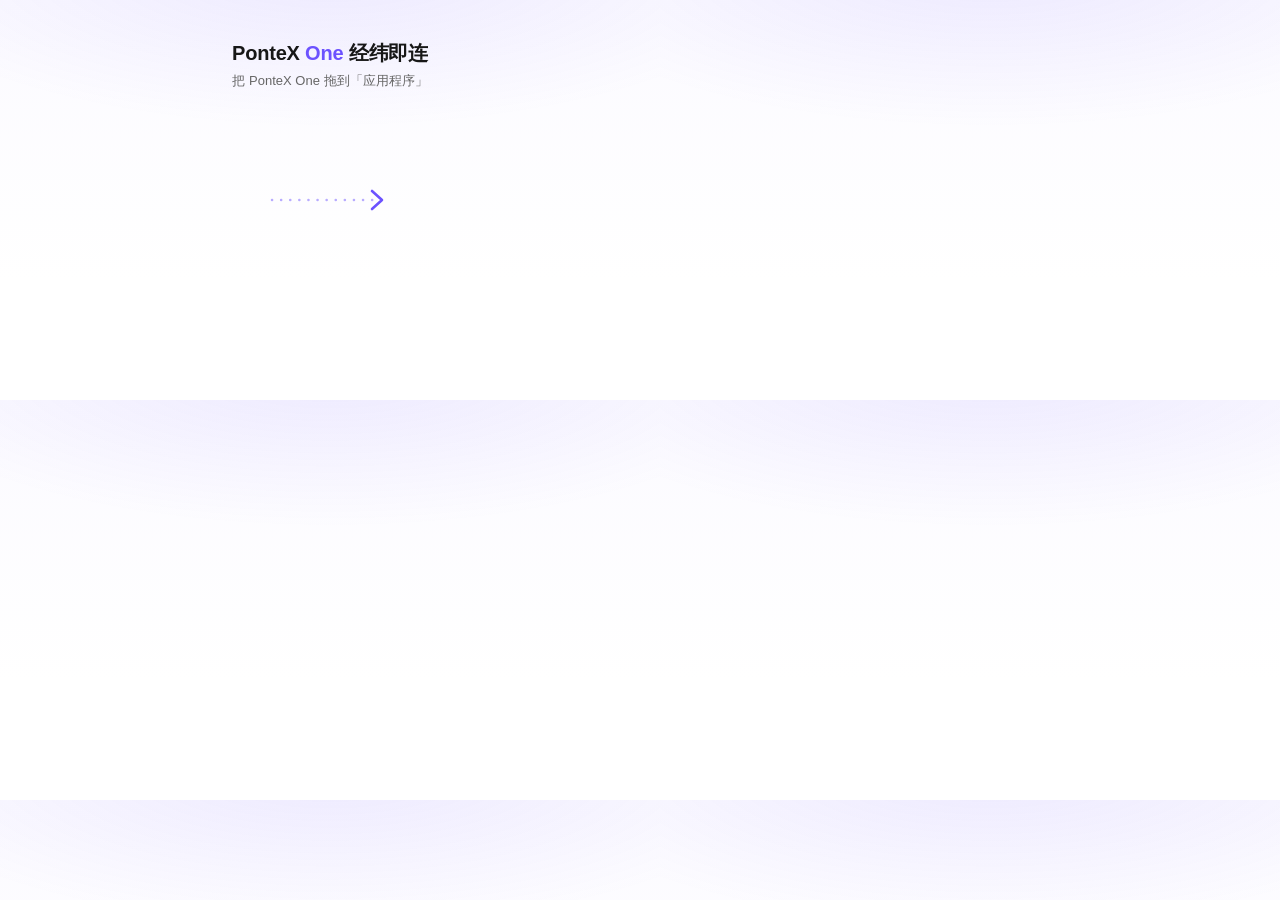
<file: tools/dmg/background.html>
<!doctype html>
<!-- DMG 安装窗口的背景（660×400，渲染 1x / 2x 两张再合成 TIFF）。图标由访达画在 (165,200) 和 (495,200)。 -->
<html><head><meta charset="utf-8"><style>
  html, body { margin: 0; width: 660px; height: 400px; overflow: hidden; }
  body {
    font-family: -apple-system, "PingFang SC", sans-serif; -webkit-font-smoothing: antialiased;
    background:
      radial-gradient(120% 70% at 50% -10%, rgba(108, 82, 255, .10), rgba(108, 82, 255, 0) 60%),
      linear-gradient(#fbfaff, #ffffff 70%);
    color: #171717; position: relative;
  }
  h1 { position: absolute; top: 40px; left: 0; right: 0; margin: 0; text-align: center; font-size: 20px; font-weight: 600; letter-spacing: -.01em; }
  h1 span { color: #6c52ff; }
  p { position: absolute; top: 72px; left: 0; right: 0; margin: 0; text-align: center; font-size: 13px; color: #666; }
  svg { position: absolute; left: 268px; top: 186px; }
</style></head><body>
  <h1>PonteX <span>One</span> 经纬即连</h1>
  <p>把 PonteX One 拖到「应用程序」</p>
  <svg width="124" height="28" viewBox="0 0 124 28" aria-hidden="true">
    <path d="M4 14h104" stroke="#b8acff" stroke-width="2.5" stroke-linecap="round" stroke-dasharray="0.1 9"/>
    <path d="M104 5l10 9-10 9" fill="none" stroke="#6c52ff" stroke-width="2.6" stroke-linecap="round" stroke-linejoin="round"/>
  </svg>
</body></html>
</file>
